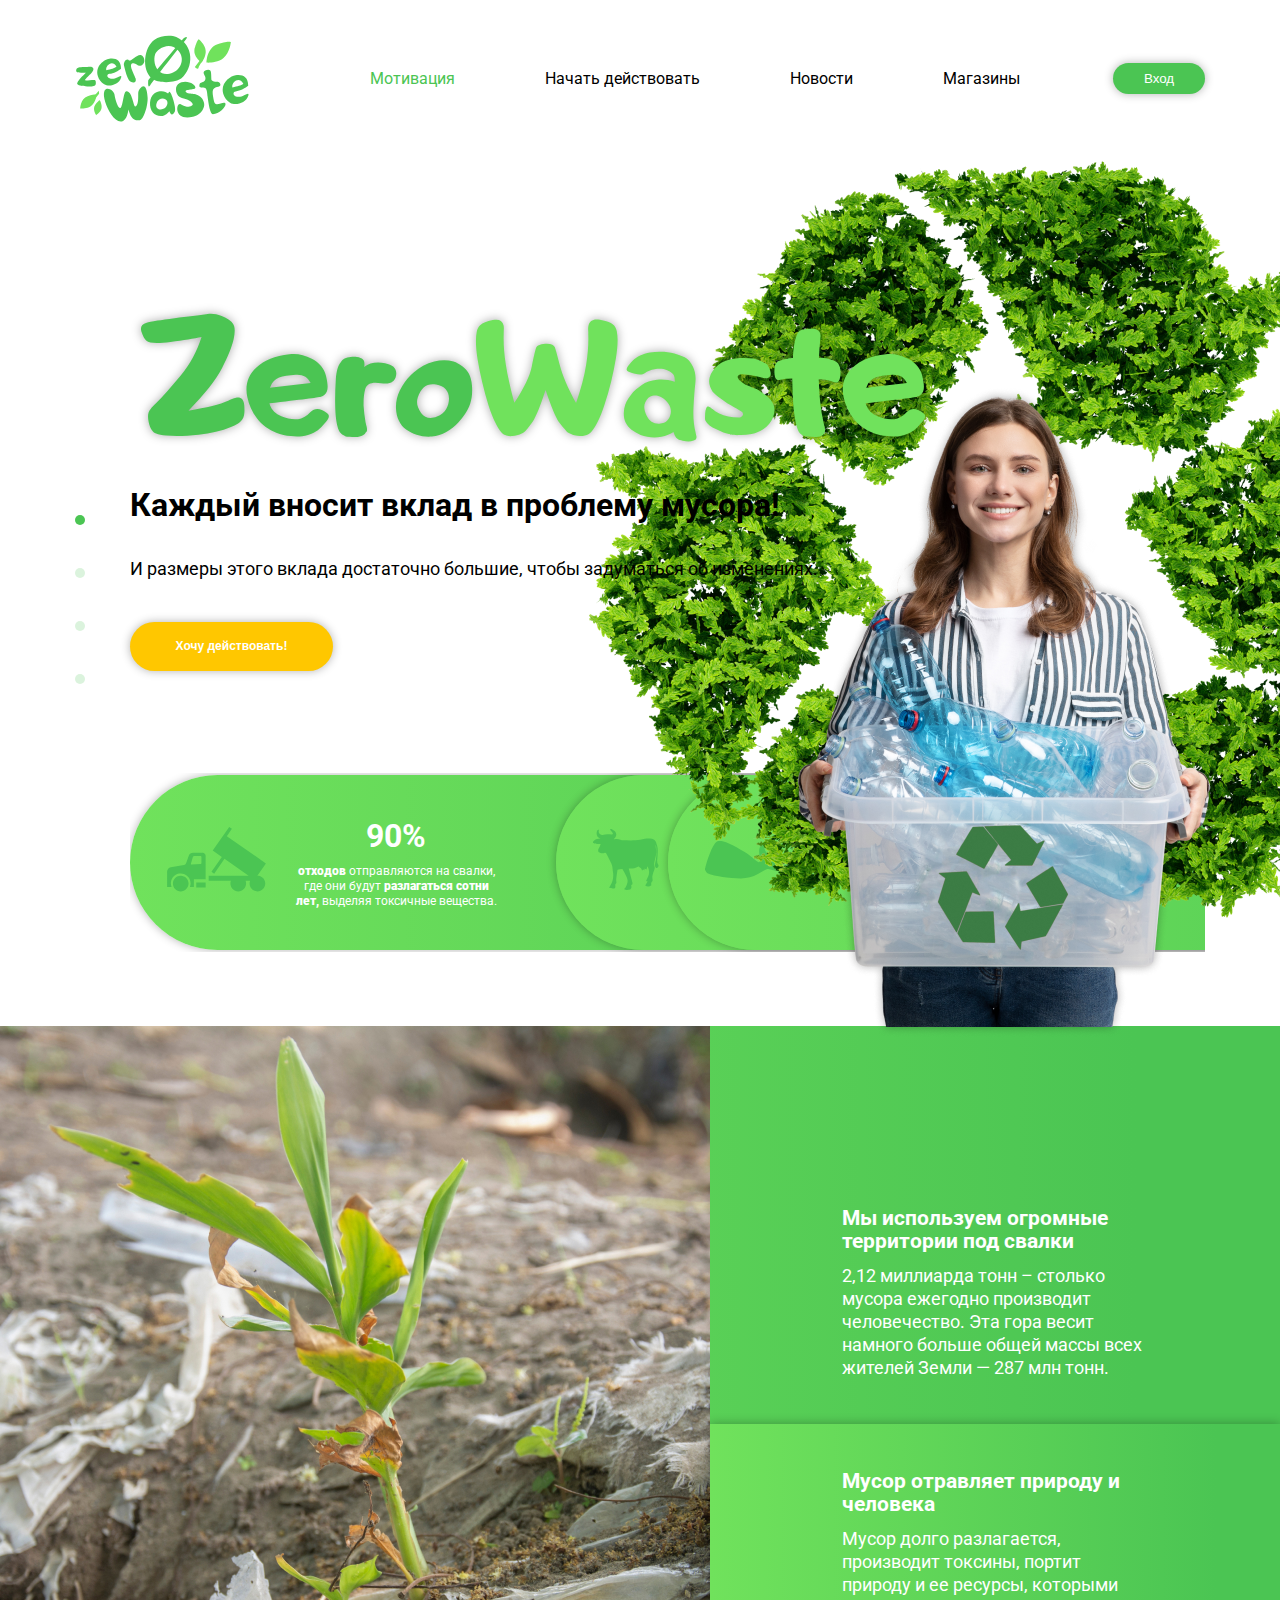
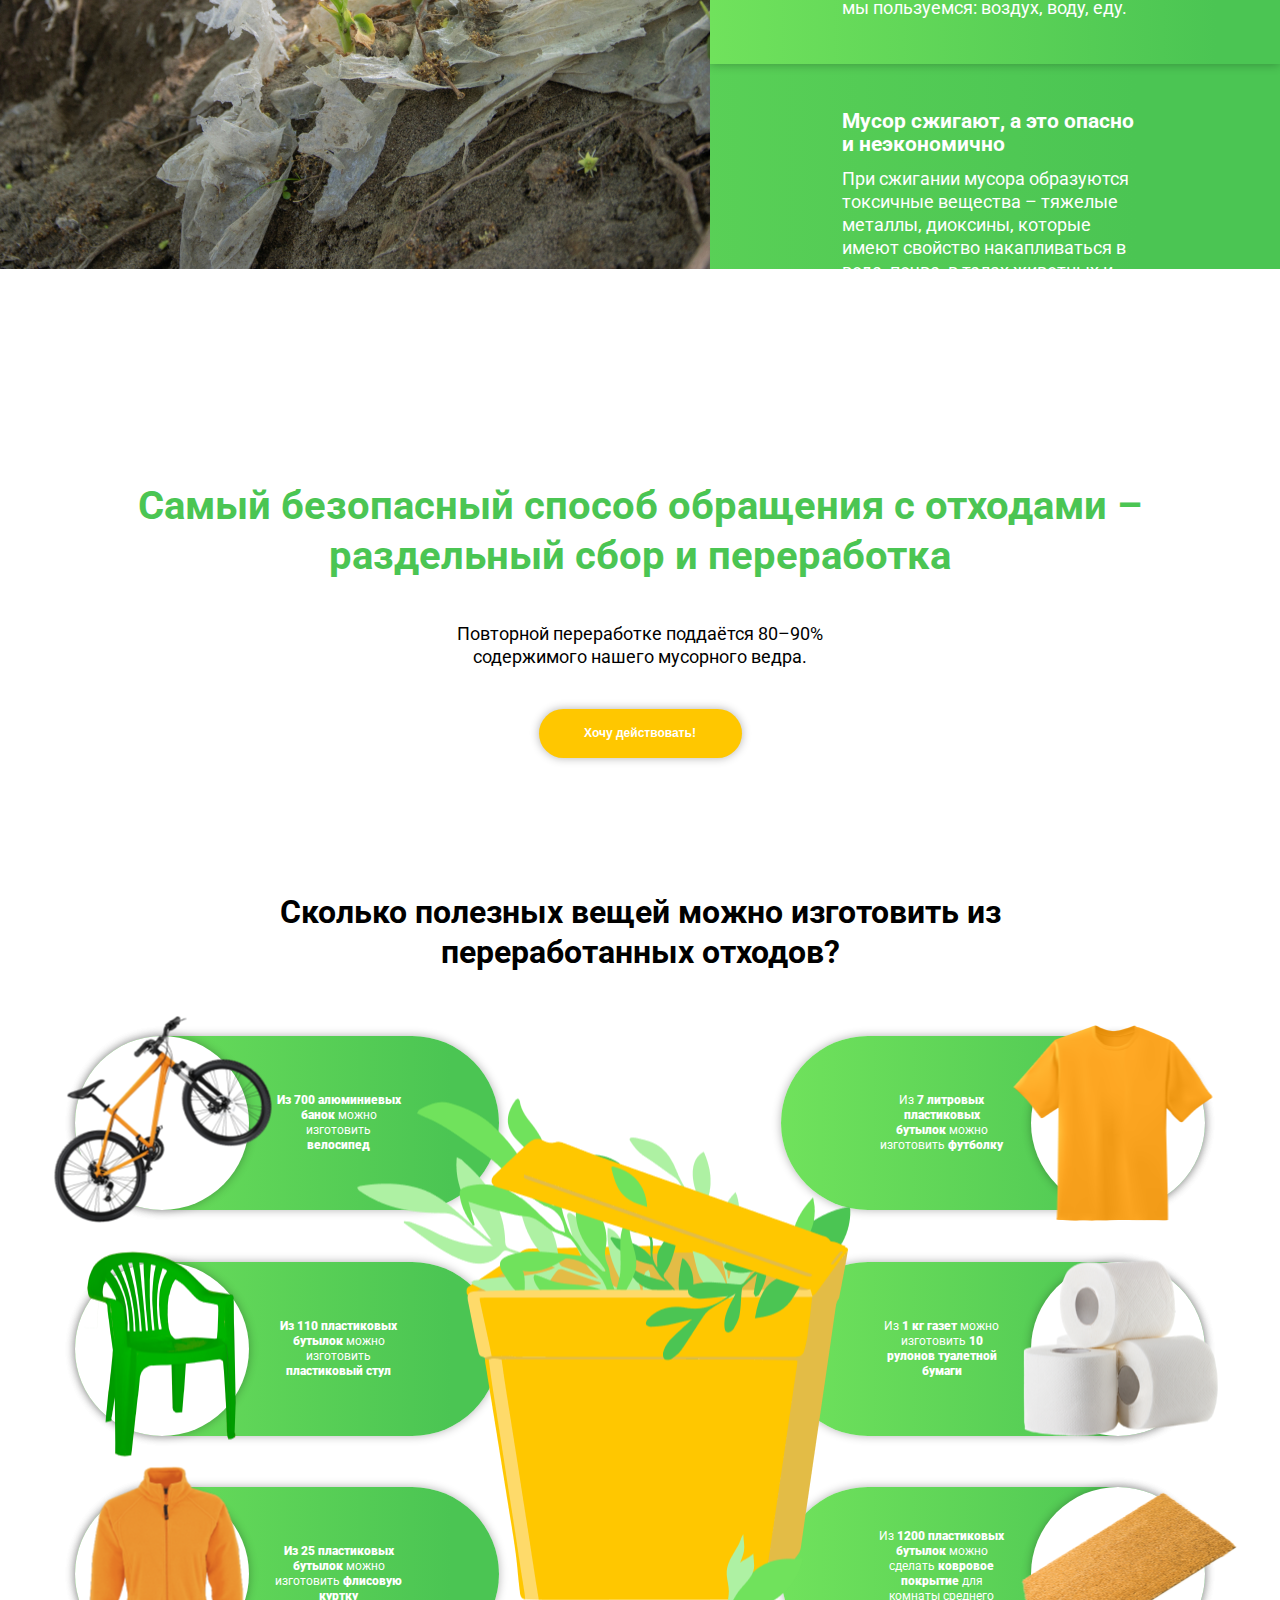
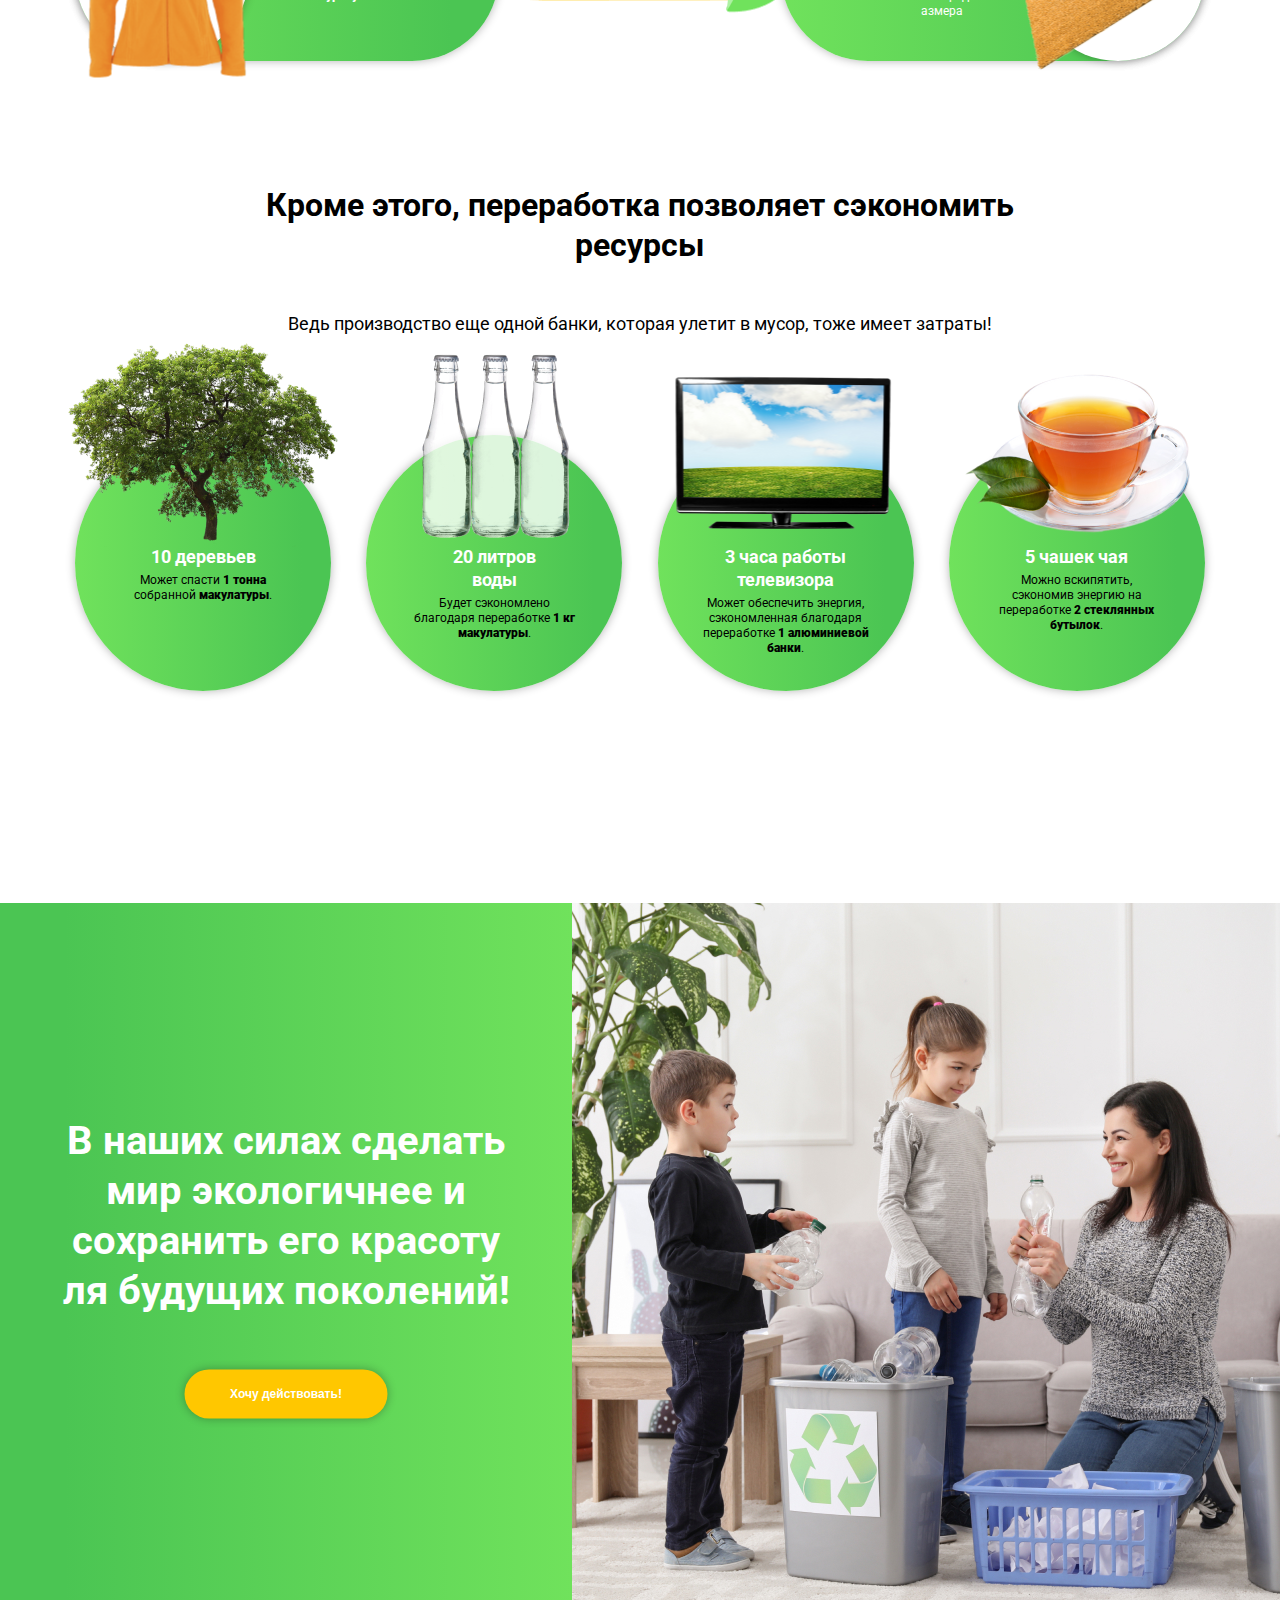
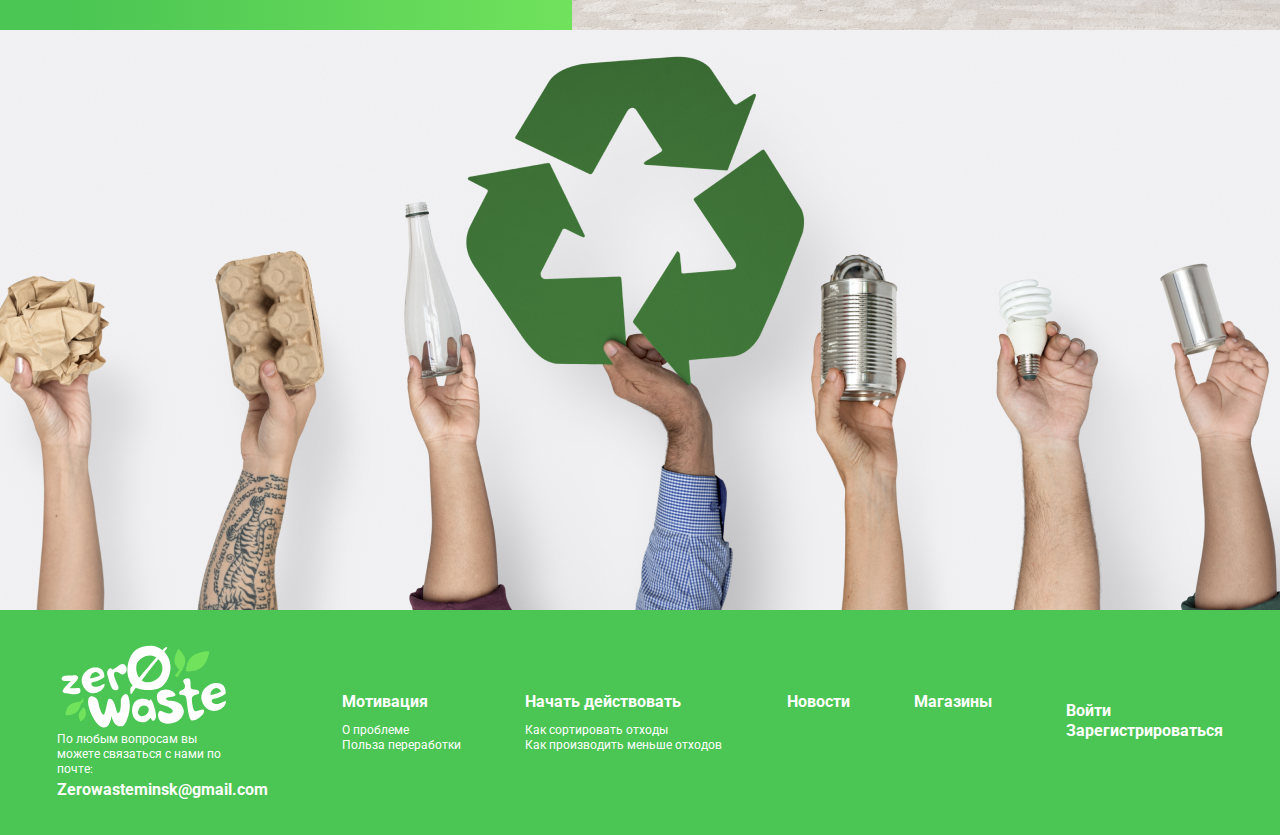
<file: index.html>
<!DOCTYPE html>
<html lang="en">

<head>
  <meta charset="UTF-8">
  <meta http-equiv="X-UA-Compatible" content="IE=edge">
  <meta name="viewport" content="width=device-width, initial-scale=1.0">
  <link rel="preconnect" href="https://fonts.gstatic.com">
  <link href="https://fonts.googleapis.com/css2?family=Roboto:wght@300;400;500;700;900&display=swap" rel="stylesheet">
  <link rel="stylesheet" href="./css/footer.css">
  <link rel="stylesheet" href="./css/header.css">
  <link rel="stylesheet" href="./css/style.css">
  <title>Zero Waste</title>
</head>

<body>
  <header class="header">
    <div class="container">
      <div class="header__inner">
        <div class="header__logo">
          <img src="./assets/logo.svg" alt="">
        </div>
        <nav class="header__nav">
          <ul class="header__nav-list">
            <li class="header__nav-item active"><a href="#">Мотивация</a></li>
            <li class="header__nav-item"><a href="./pages/action/action.html">Начать действовать</a></li>
            <li class="header__nav-item"><a href="./pages/news/news.html">Новости</a></li>
            <li class="header__nav-item"><a href="./pages/shop/shop.html">Магазины</a></li>
          </ul>
        </nav>
        <button class="header__button">Вход</button>
      </div>
    </div>
  </header>
  <section class="intro">
    <div class="container">
      <div class="intro__inner">
        <div class="intro__dots">
          <ul class="intro__dots-list">
            <li class="intro__dots-item active"><a href="#"></a></li>
            <li class="intro__dots-item"><a href="#"></a></li>
            <li class="intro__dots-item"><a href="#"></a></li>
            <li class="intro__dots-item"><a href="#"></a></li>
          </ul>
        </div>
        <div class="intro__content">
          <div class="intro__logo">
            <img src="./assets/logo-large.svg" alt="">
          </div>
          <h2 class="intro__title">Каждый вносит вклад в проблему мусора!</h2>
          <p class="intro__text">И размеры этого вклада достаточно большие,
            чтобы задуматься об изменениях.</p>
          <button class="intro__button">Хочу действовать!</button>
          <div class="intro__slider">
            <div class="intro__slider-item" data-pos="1">
              <div class="intro__slider-item__logo">
                <img src="./assets/car.svg" alt="">
              </div>
              <div class="intro__slider-item__content">
                <h3 class="intro__slider-item__number">90%</h3>
                <p class="intro__slider-item__text"><span>отходов</span> отправляются на свалки,
                  где они будут <span>разлагаться сотни лет,</span>
                  выделяя токсичные вещества.</p>
              </div>
            </div>
            <div class="intro__slider-item" data-pos="2">
              <div class="intro__slider-item__logo">
                <img src="./assets/bull.svg" alt="">
              </div>
              <div class="intro__slider-item__content hidden">
                <h3 class="intro__slider-item__number">500 кг</h3>
                <p class="intro__slider-item__text">отходов производит
                  <span>1 человек за 1 год жизни.</span>
                  Это равно весу 1 коровы.
                </p>
              </div>
            </div>
            <div class="intro__slider-item " data-pos="3">
              <div class="intro__slider-item__logo">
                <img src="./assets/fish.svg" alt="">
              </div>
              <div class="intro__slider-item__content hidden">
                <h3 class="intro__slider-item__number">35 тонн</h3>
                <p class="intro__slider-item__text">отходов производит
                  <span>1 человек за 70 лет жизни.</span>
                  Это равно весу серого кита.
                </p>
              </div>
            </div>
          </div>
        </div>
      </div>
    </div>
  </section>
  <section class="about">
    <div class="about__image">
      <img src="./assets/about2.jpg" alt="">
    </div>
    <div class="about__menu">
      <div class="about__menu-item" data-pos="1">
        <h3 class="about__menu-item__title">Мы используем огромные
          территории под свалки</h3>
        <p class="about__menu-item__text">2,12 миллиарда тонн – столько мусора
          ежегодно производит человечество.
          Эта гора весит намного больше общей
          массы всех жителей Земли — 287 млн тонн.</p>
      </div>
      <div class="about__menu-item active" data-pos="2">
        <h3 class="about__menu-item__title">Мусор отравляет природу и человека</h3>
        <p class="about__menu-item__text">Мусор долго разлагается, производит
          токсины, портит природу и ее ресурсы, которыми мы пользуемся: воздух, воду, еду.</p>
      </div>
      <div class="about__menu-item" data-pos="3">
        <h3 class="about__menu-item__title">Мусор сжигают, а это опасно и неэкономично</h3>
        <p class="about__menu-item__text">При сжигании мусора образуются токсичные вещества – тяжелые металлы, диоксины,
          которые имеют свойство накапливаться
          в воде, почве, в телах животных и человека.
          Они вызывают серьёзные заболевания.</p>
      </div>
    </div>
  </section>
  <section class="recycling">
    <div class="container">
      <div class="recycling__inner">
        <h2 class="recycling__title">Самый безопасный способ обращения с отходами –
          раздельный сбор и переработка</h2>
        <p class="recycling__text">Повторной переработке поддаётся
          80–90% содержимого нашего мусорного ведра.</p>
        <button class="recycling__button action-btn">Хочу действовать!</button>
        <h3 class="recycling__subtitle">Сколько полезных вещей
          можно изготовить из переработанных отходов?</h3>
        <div class="recycling__box">
          <div class="recycling__box-left">
            <div class="recycling__box-item">
              <div class="recycling__box-item__logo">
                <img src="./assets/bicycle.png" alt="">
              </div>
              <p class="recycling__box-item__text">
                <span>Из 700 алюминиевых
                  банок</span> можно
                изготовить
                <span>велосипед</span>
              </p>
            </div>
            <div class="recycling__box-item">
              <div class="recycling__box-item__logo">
                <img src="./assets/chair.png" alt="">
              </div>
              <p class="recycling__box-item__text">
                <span>Из 110 пластиковых
                  бутылок</span> можно
                изготовить
                <span>пластиковый стул</span>
              </p>
            </div>
            <div class="recycling__box-item">
              <div class="recycling__box-item__logo">
                <img src="./assets/jacket.png" alt="">
              </div>
              <p class="recycling__box-item__text">
                <span>Из 25 пластиковых
                  бутылок</span> можно
                изготовить
                <span>флисовую куртку</span>
              </p>
            </div>
          </div>
          <div class="recycling__box-right">
            <div class="recycling__box-item">
              <div class="recycling__box-item__logo">
                <img src="./assets/shirt.png" alt="">
              </div>
              <p class="recycling__box-item__text">
                Из <span>7 литровых
                  пластиковых бутылок</span>
                можно изготовить
                <span>футболку</span>
              </p>
            </div>
            <div class="recycling__box-item">
              <div class="recycling__box-item__logo">
                <img src="./assets/paper.png" alt="">
              </div>
              <p class="recycling__box-item__text">
                Из <span>1 кг газет</span>
                можно изготовить
                <span>10 рулонов
                  туалетной бумаги</span>
              </p>
            </div>
            <div class="recycling__box-item">
              <div class="recycling__box-item__logo">
                <img src="./assets/carpet.png" alt="">
              </div>
              <p class="recycling__box-item__text">
                Из <span>1200 пластиковых
                  бутылок</span> можно сделать
                <span>ковровое покрытие</span>
                для комнаты среднего
                азмера
              </p>
            </div>
          </div>
        </div>
        <h3 class="recycling__subtitle lower">Кроме этого, переработка
          позволяет сэкономить ресурсы</h3>
        <p class="recycling__text lower">Ведь производство еще одной банки, которая улетит в мусор, тоже имеет затраты!
        </p>
        <div class="recycling__resources">
          <div class="recycling__resources-item">
            <div class="recycling__resources-item__logo">
              <img src="./assets/tree.png" alt="">
            </div>
            <h4 class="recycling__resources-item__title">10 деревьев</h4>
            <p class="recycling__resources-item__text">Может спасти
              <span>1 тонна</span> собранной
              <span>макулатуры</span>.
            </p>
          </div>
          <div class="recycling__resources-item">
            <div class="recycling__resources-item__logo">
              <img src="./assets/bottles3.png" alt="">
            </div>
            <h4 class="recycling__resources-item__title">20 литров воды</h4>
            <p class="recycling__resources-item__text">Будет сэкономлено
              благодаря переработке
              <span>1 кг макулатуры</span>.
            </p>
          </div>
          <div class="recycling__resources-item">
            <div class="recycling__resources-item__logo">
              <img src="./assets/tv.png" alt="">
            </div>
            <h4 class="recycling__resources-item__title">3 часа работы
              телевизора</h4>
            <p class="recycling__resources-item__text">Может обеспечить энергия,
              сэкономленная благодаря
              переработке <span>1 алюминиевой
                банки</span>.
            </p>
          </div>
          <div class="recycling__resources-item">
            <div class="recycling__resources-item__logo">
              <img src="./assets/tea.png" alt="">
            </div>
            <h4 class="recycling__resources-item__title">5 чашек чая</h4>
            <p class="recycling__resources-item__text">Можно вскипятить,
              сэкономив энергию
              на переработке
              <span>2 стеклянных
                бутылок</span>.
            </p>
          </div>
        </div>
      </div>
    </div>
  </section>
  <section class="power">
    <div class="power__content">
      <div class="power__content-box">
        <p class="power__text">В наших силах сделать
          мир экологичнее и
          сохранить его красоту
          ля будущих поколений!</p>
        <button class="power__button action-btn">Хочу действовать!</button>
      </div>
    </div>
    <div class="power__image">
      <img src="./assets/kids.jpg" alt="">
    </div>
  </section>
  <script src="./js/index.js"></script>
  <section class="symbol" style="background-image: url('./assets/hands.jpg');"></section>
  <footer class="footer">
    <div class="footer__inner">
      <div class="footer__logo">
        <img src="./assets/footer-logo.svg" alt="">
        <p class="footer__logo-text">По любым вопросам вы можете
          связаться с нами по почте:</p>
        <a href="Zerowasteminsk@gmail.com" class="footer__logo-link">Zerowasteminsk@gmail.com</a>
      </div>
      <nav class="footer__nav">
        <ul class="footer__nav-list">
          <li class="footer__nav-item">
            <a href="#" class="footer__nav-item__main">Мотивация</a>
            <a href="#" class="footer__nav-item__link">О проблеме</a>
            <a href="#" class="footer__nav-item__link">Польза переработки</a>
          </li>
          <li class="footer__nav-item">
            <a href="./pages/action/action.html" class="footer__nav-item__main">Начать действовать</a>
            <a href="#" class="footer__nav-item__link">Как сортировать отходы</a>
            <a href="#" class="footer__nav-item__link">Как производить меньше отходов</a>
          </li>
          <li class="footer__nav-item">
            <a href="./pages/news/news.html" class="footer__nav-item__main">Новости</a>
          </li>
          <li class="footer__nav-item">
            <a href="./pages/shop/shop.html" class="footer__nav-item__main">Магазины</a>
          </li>
        </ul>
      </nav>
      <div class="footer__buttons">
        <a href="#" class="footer__buttons-item">Войти</a>
        <a href="#" class="footer__buttons-item">Зарегистрироваться</a>
      </div>
    </div>
  </footer>
</body>

</html>
</file>
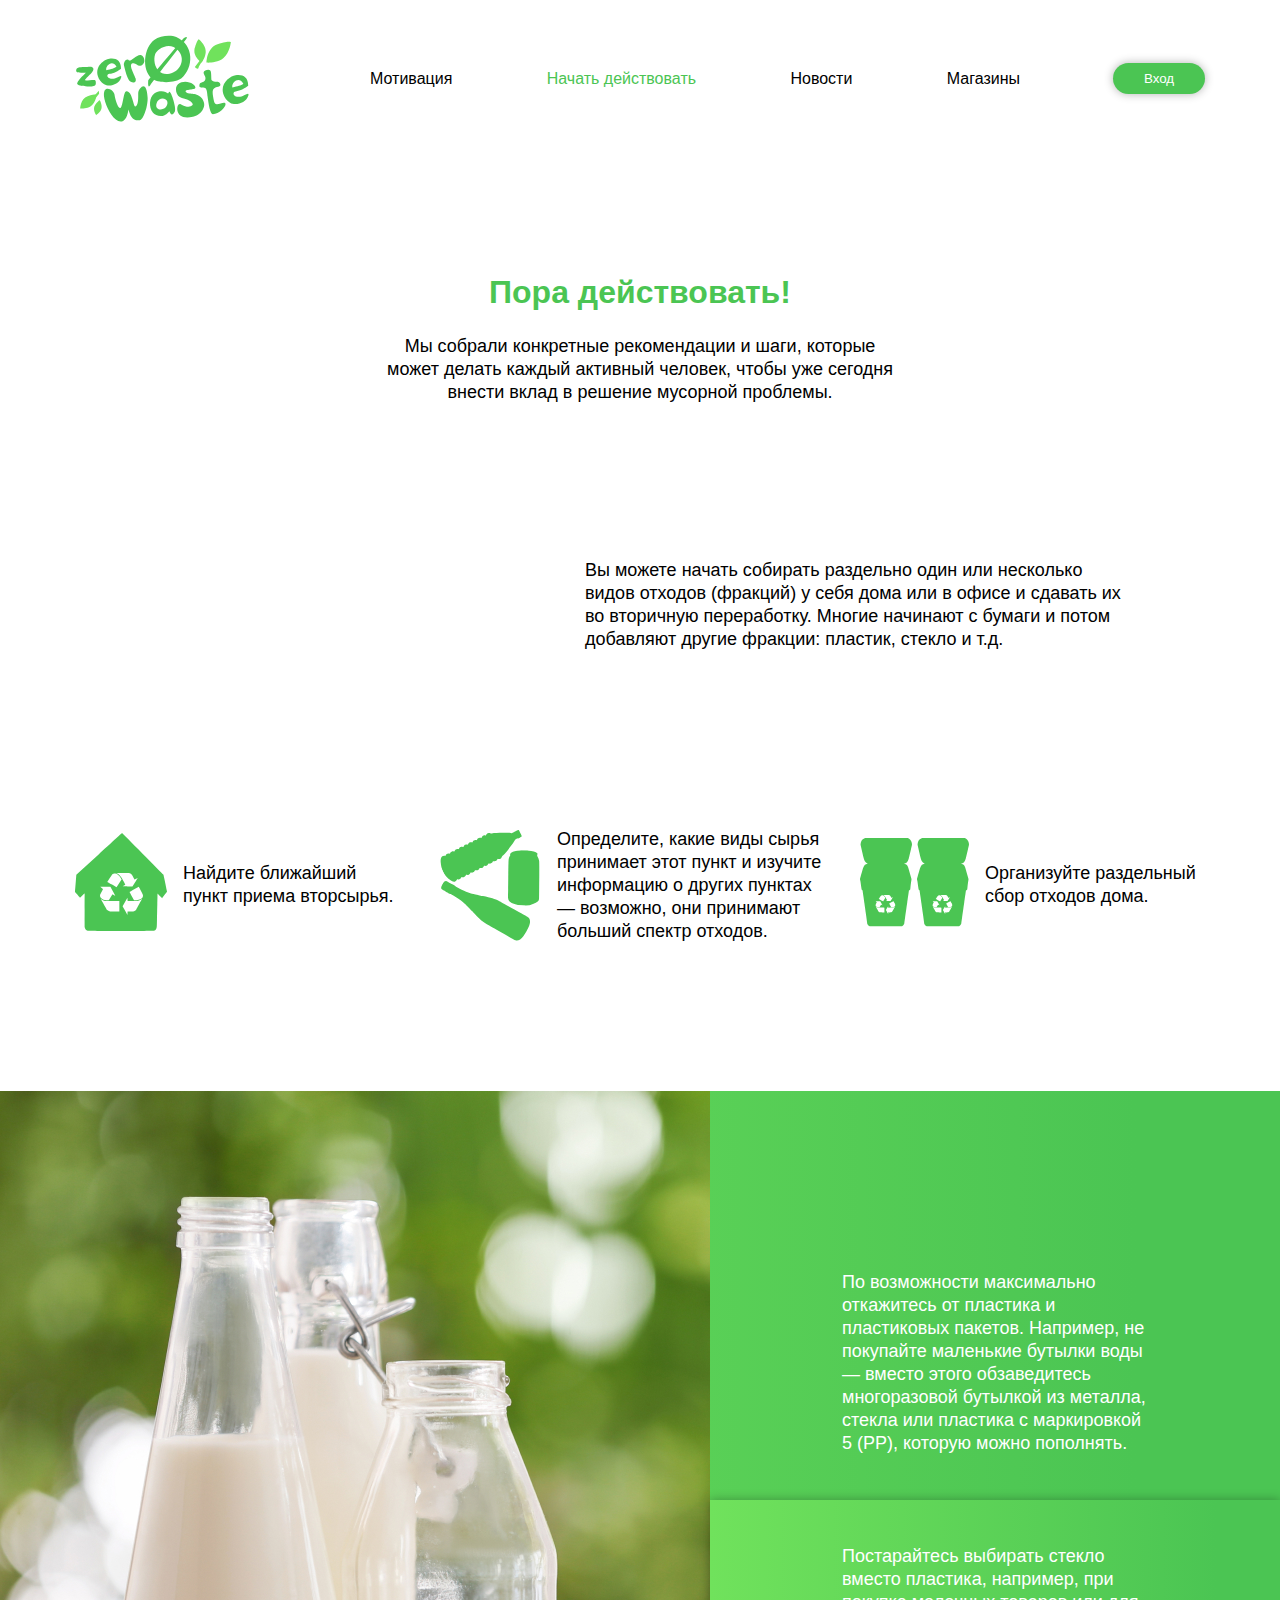
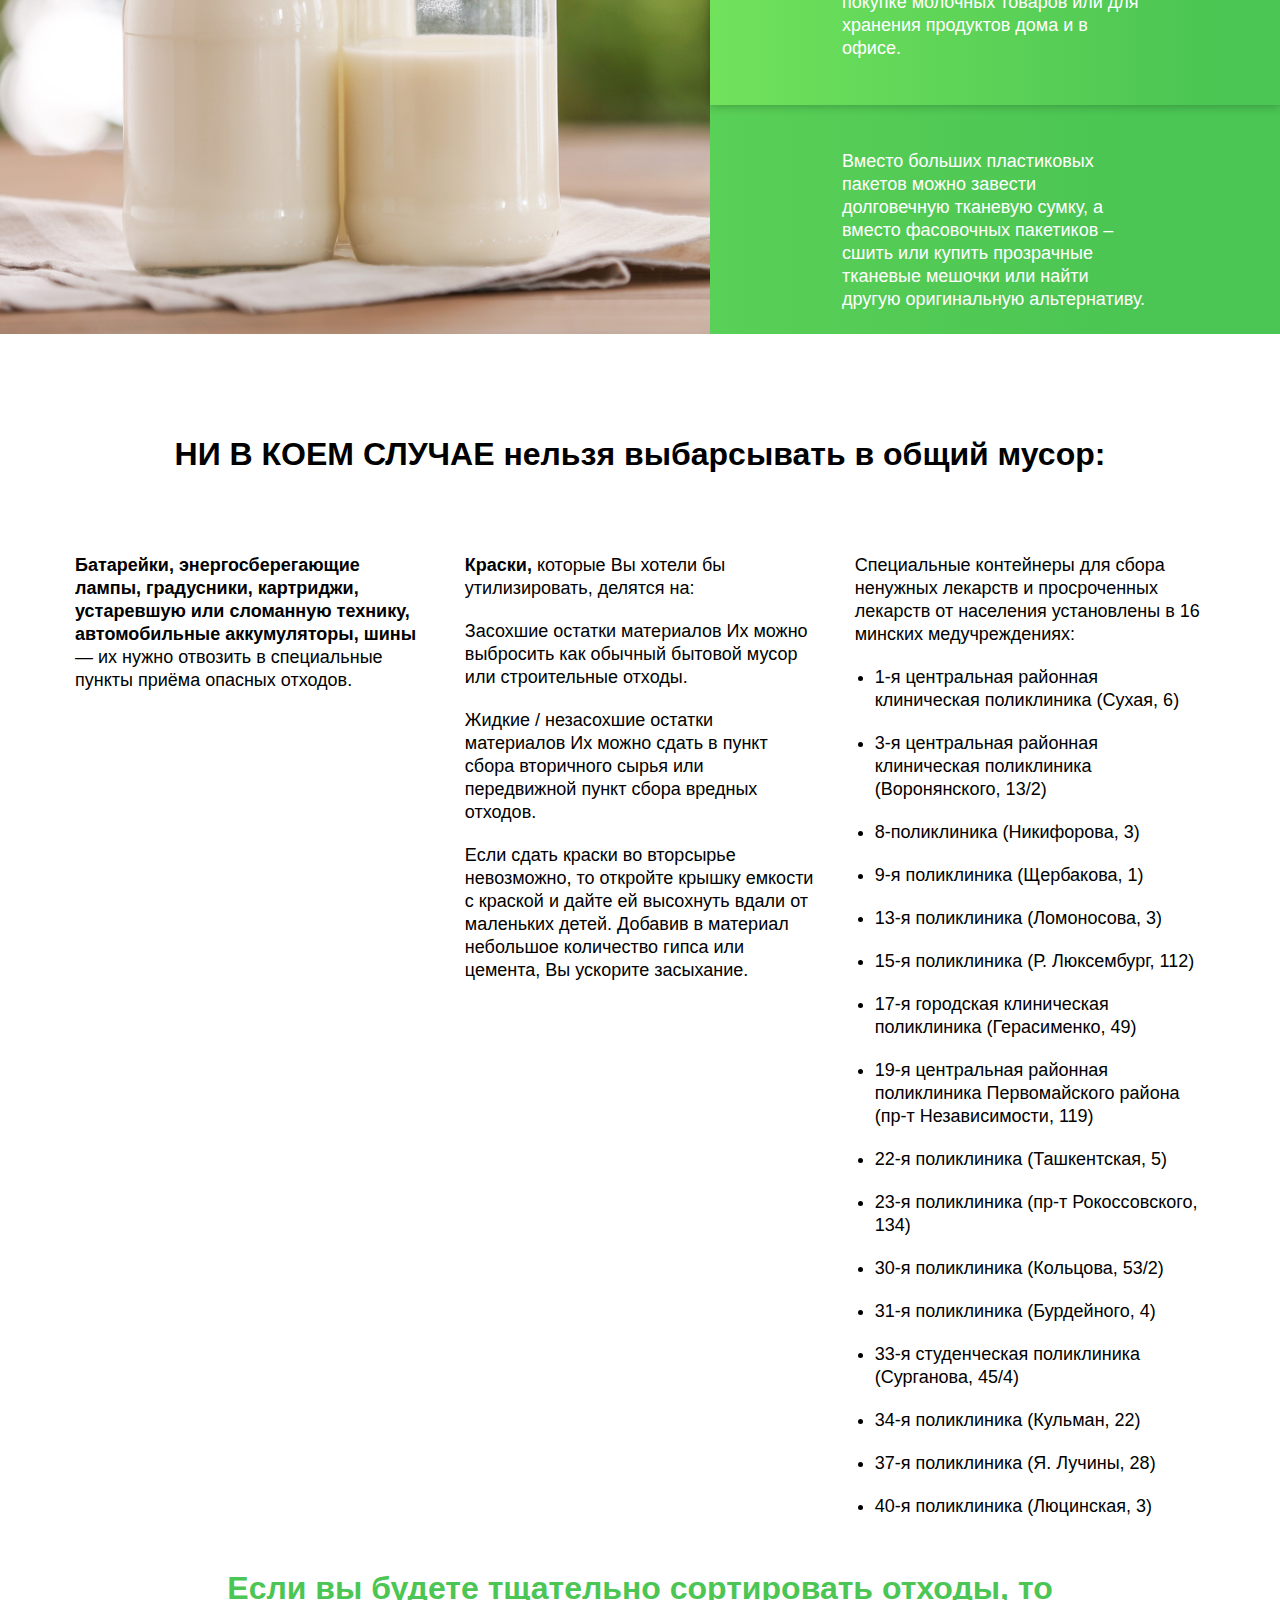
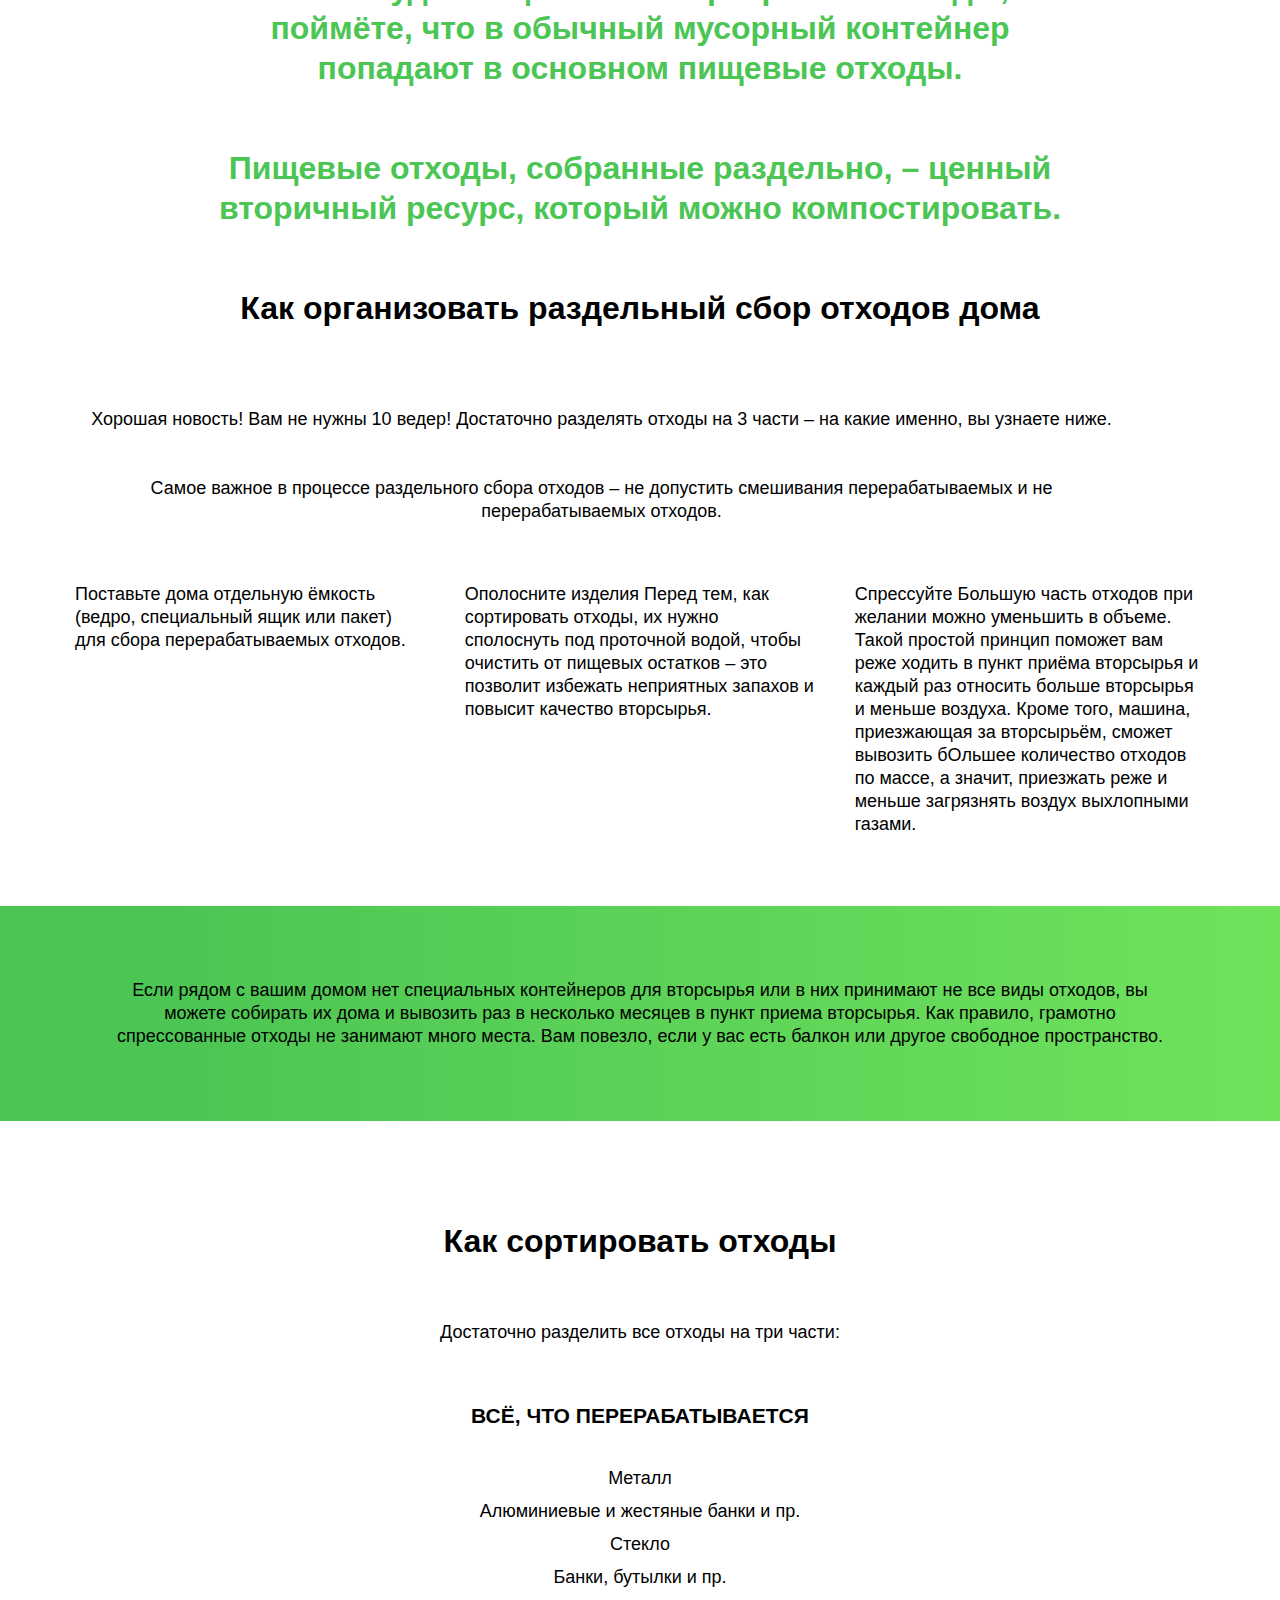
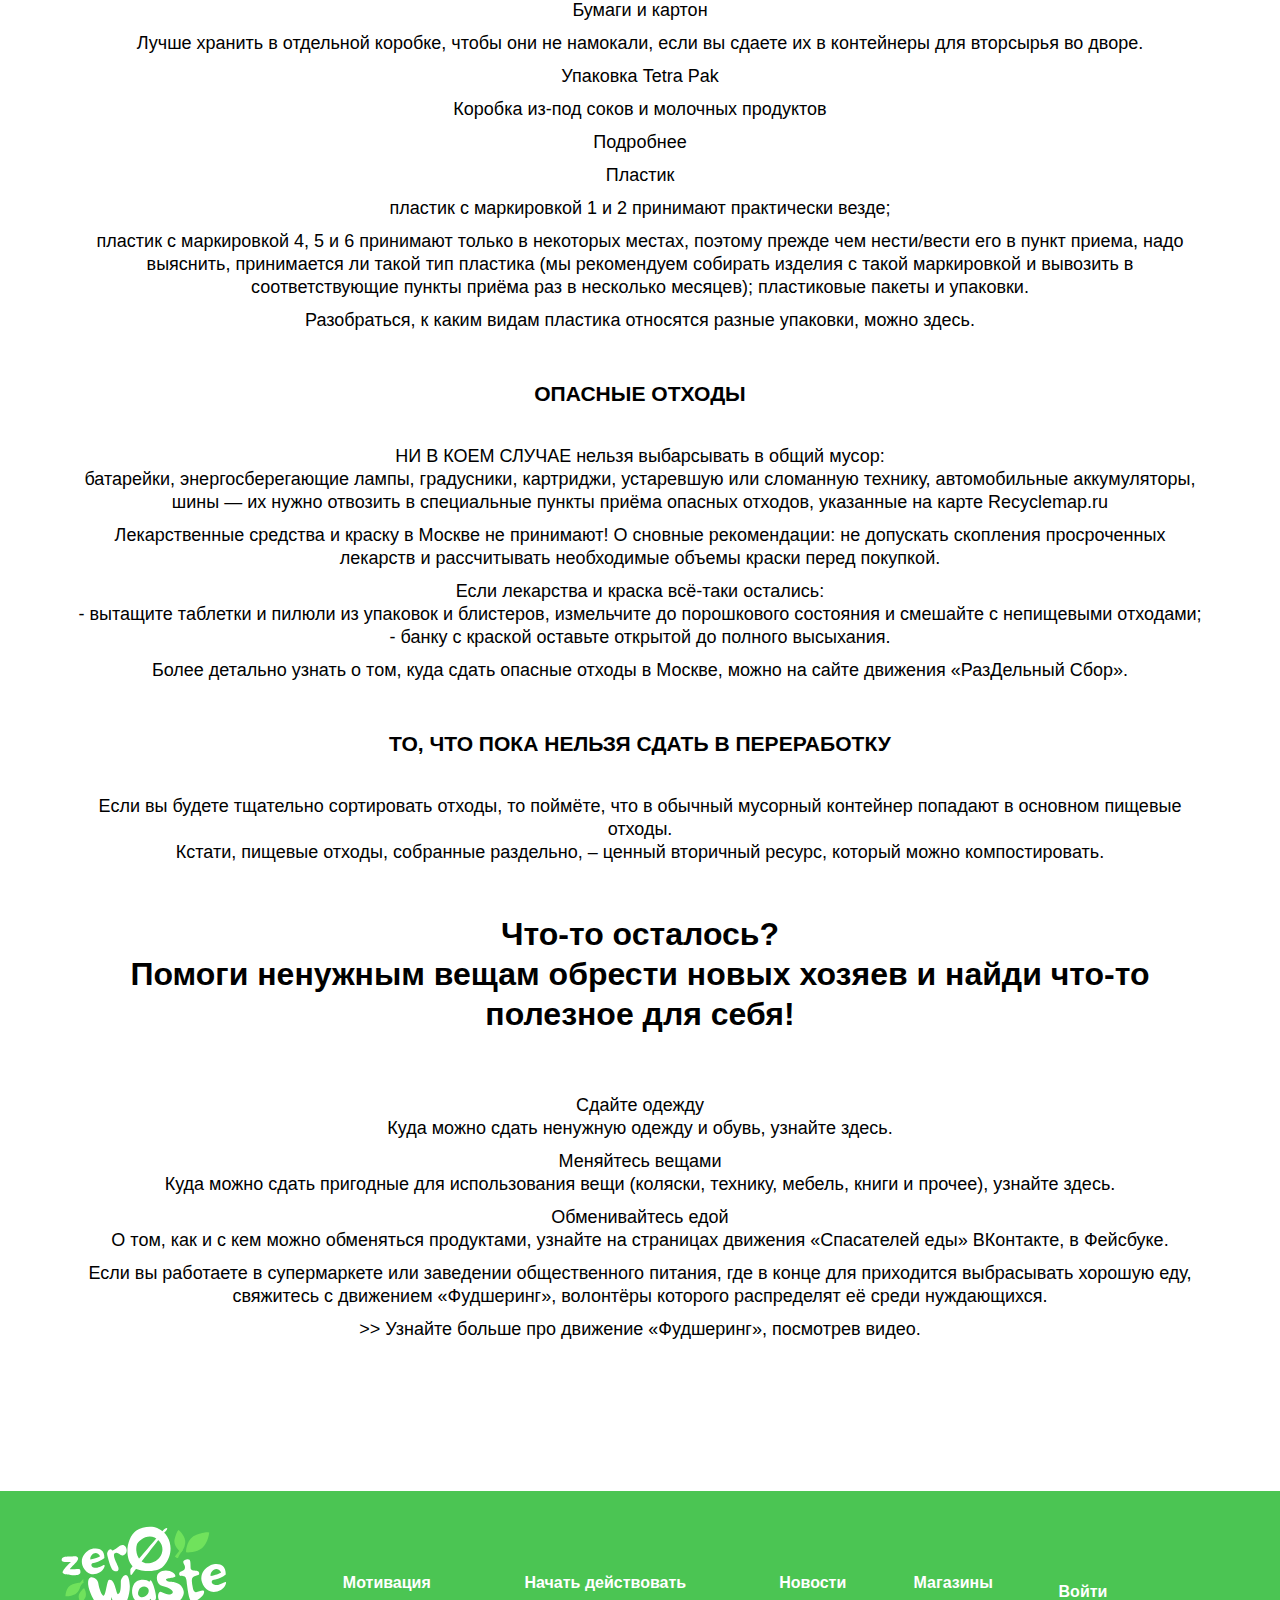
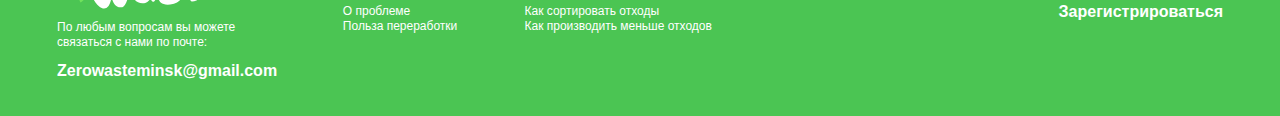
<file: pages/action/action.html>
<!DOCTYPE html>
<html lang="en">

<head>
  <meta charset="UTF-8">
  <meta http-equiv="X-UA-Compatible" content="IE=edge">
  <meta name="viewport" content="width=device-width, initial-scale=1.0">
  <link rel="stylesheet" href="../../css/header.css">
  <link rel="stylesheet" href="../../css/footer.css">
  <link rel="stylesheet" href="./css/action.css">
  <title>Начать действовать</title>
</head>

<body>
  <header class="header">
    <div class="container">
      <div class="header__inner">
        <div class="header__logo">
          <img src="../../assets/logo.svg" alt="">
        </div>
        <nav class="header__nav">
          <ul class="header__nav-list">
            <li class="header__nav-item"><a href="../../index.html">Мотивация</a></li>
            <li class="header__nav-item active"><a href="#">Начать действовать</a></li>
            <li class="header__nav-item"><a href="../news/news.html">Новости</a></li>
            <li class="header__nav-item"><a href="../shop/shop.html">Магазины</a></li>
          </ul>
        </nav>
        <button class="header__button">Вход</button>
      </div>
    </div>
  </header>
  <section class="intro">
    <div class="container">
      <div class="intro__inner">
        <h1 class="intro__title">Пора действовать!</h1>
        <p class="intro__subtitle">Мы собрали конкретные рекомендации и шаги,
          которые может делать каждый активный человек, чтобы
          уже сегодня внести вклад в решение мусорной проблемы.</p>
        <p class="intro__text">Вы можете начать собирать раздельно один или несколько видов отходов (фракций) у себя
          дома или в офисе и сдавать их во вторичную переработку. Многие начинают с бумаги и потом добавляют другие
          фракции: пластик, стекло и т.д.</p>
        <div class="intro__content">
          <div class="intro__content-item">
            <div class="intro__content-item__logo">
              <img src="../../assets/house.svg" alt="">
            </div>
            <p class="intro__content-item__text">Найдите ближайший
              пункт приема вторсырья.</p>
          </div>
          <div class="intro__content-item">
            <div class="intro__content-item__logo">
              <img src="../../assets/plastic.svg" alt="">
            </div>
            <p class="intro__content-item__text">Определите, какие виды
              сырья принимает этот пункт и изучите информацию о других пунктах — возможно, они принимают больший спектр
              отходов.</p>
          </div>
          <div class="intro__content-item">
            <div class="intro__content-item__logo">
              <img src="../../assets/urns2.svg" alt="">
            </div>
            <p class="intro__content-item__text">Организуйте раздельный
              сбор отходов дома.</p>
          </div>
        </div>
      </div>
    </div>
  </section>
  <section class="about">
    <div class="about__image">
      <img src="../../assets/action2.jpg" alt="">
    </div>
    <div class="about__menu">
      <div class="about__menu-item" data-pos="1">
        <p class="about__menu-item__text">По возможности <span>максимально откажитесь от пластика и пластиковых
            пакетов.</span> Например, не покупайте маленькие бутылки воды — вместо этого обзаведитесь многоразовой
          бутылкой из металла, стекла или пластика с маркировкой 5 (PP), которую можно пополнять.
        </p>
      </div>
      <div class="about__menu-item active" data-pos="2">
        <p class="about__menu-item__text">Постарайтесь выбирать <span>стекло вместо пластика</span>, например, при
          покупке молочных товаров или для хранения продуктов дома и в офисе.</p>
      </div>
      <div class="about__menu-item" data-pos="3">
        <p class="about__menu-item__text">Вместо больших пластиковых пакетов можно <span>завести долговечную тканевую
            сумку</span>, а вместо фасовочных пакетиков – сшить или купить прозрачные <span>тканевые мешочки</span> или
          найти другую оригинальную альтернативу.</p>
      </div>
    </div>
  </section>
  <section class="rules">
    <div class="container">
      <div class="rules__inner">
        <h2 class="rules__title">НИ В КОЕМ СЛУЧАЕ нельзя выбарсывать в общий мусор:</h2>
        <div class="rules__content">
          <div class="rules__item">
            <p class="rules__item-text"><span>Батарейки, энергосберегающие лампы, градусники, картриджи, устаревшую или
                сломанную технику, автомобильные аккумуляторы, шины</span> — их нужно отвозить в специальные пункты
              приёма опасных отходов.</p>
          </div>
          <div class="rules__item">
            <p class="rules__item-text"><span>Краски,</span> которые Вы хотели бы утилизировать, делятся на:</p>
            <ul class="rules__item-list">
              <li>
                <p>Засохшие остатки материалов Их можно выбросить как обычный бытовой мусор или строительные отходы.</p>
              </li>
              <li>
                <p>Жидкие / незасохшие остатки материалов Их можно сдать в пункт сбора вторичного сырья или передвижной
                  пункт сбора вредных отходов.</p>
              </li>
              <li>
                <p>Если сдать краски во вторсырье невозможно, то откройте крышку емкости с краской и дайте ей высохнуть
                  вдали от маленьких детей. Добавив в материал небольшое количество гипса или цемента, Вы ускорите
                  засыхание.</p>
              </li>
            </ul>
          </div>
          <div class="rules__item">
            <p class="rules__item-text">Специальные контейнеры для сбора ненужных лекарств и просроченных лекарств от
              населения установлены в 16 минских медучреждениях:</p>
            <ul class="rules__item-list marked">
              <li>
                <p>1-я центральная районная клиническая поликлиника (Сухая, 6)</p>
              </li>
              <li>
                <p>3-я центральная районная клиническая поликлиника (Воронянского, 13/2)</p>
              </li>
              <li>
                <p>8-поликлиника (Никифорова, 3)</p>
              </li>
              <li>
                <p>9-я поликлиника (Щербакова, 1)</p>
              </li>
              <li>
                <p>
                  13-я поликлиника (Ломоносова, 3)
                </p>
              </li>
              <li>
                <p>
                  15-я поликлиника (Р. Люксембург, 112)
                </p>
              </li>
              <li>
                <p>
                  17-я городская клиническая поликлиника (Герасименко, 49)
                </p>
              </li>
              <li>
                <p>
                  19-я центральная районная поликлиника
                  Первомайского района (пр-т Независимости, 119)
                </p>
              </li>
              <li>
                <p>
                  22-я поликлиника (Ташкентская, 5)
                </p>
              </li>
              <li>
                <p>
                  23-я поликлиника (пр-т
                  Рокоссовского, 134)
                </p>
              </li>
              <li>
                <p>
                  30-я поликлиника (Кольцова, 53/2)
                </p>
              </li>
              <li>
                <p>
                  31-я поликлиника (Бурдейного, 4)
                </p>
              </li>
              <li>
                <p>
                  33-я студенческая
                  поликлиника (Сурганова, 45/4)
                </p>
              </li>
              <li>
                <p>
                  34-я поликлиника (Кульман, 22)
                </p>
              </li>
              <li>
                <p>
                  37-я поликлиника (Я. Лучины, 28)
                </p>
              </li>
              <li>
                <p>
                  40-я
                  поликлиника (Люцинская, 3)
                </p>
              </li>
            </ul>
          </div>
        </div>
        <h3 class="rules__subtitle">Если вы будете тщательно сортировать отходы, то поймёте, что в обычный мусорный
          контейнер попадают в основном пищевые отходы.</h3>
        <h3 class="rules__subtitle">Пищевые отходы, собранные раздельно, – ценный вторичный ресурс, который можно
          компостировать.</h3>
        <h2 class="rules__title">Как организовать раздельный сбор отходов дома</h2>
        <p class="rules__text">
          <span>Хорошая новость! Вам не нужны 10 ведер!
            Достаточно разделять отходы на 3 части – на какие именно, вы узнаете ниже.</span>
          <span>Самое важное в процессе раздельного сбора отходов – не допустить смешивания перерабатываемых и не
            перерабатываемых отходов.</span>
        </p>
        <div class="rules__content">
          <div class="rules__item">
            <p class="rules__item-text">Поставьте дома отдельную ёмкость
              (ведро, специальный ящик или пакет) для сбора
              перерабатываемых отходов.</p>
          </div>
          <div class="rules__item">
            <p class="rules__item-text">Ополосните изделия
              Перед тем, как сортировать отходы, их нужно сполоснуть под проточной водой, чтобы очистить от пищевых
              остатков – это позволит избежать неприятных запахов и повысит качество вторсырья.</p>
          </div>
          <div class="rules__item">
            <p class="rules__item-text">Спрессуйте
              Большую часть отходов при желании можно уменьшить в объеме.
              Такой простой принцип поможет вам реже ходить в пункт приёма вторсырья и каждый раз относить больше
              вторсырья и меньше воздуха.
              Кроме того, машина, приезжающая за вторсырьём, сможет вывозить бОльшее количество отходов по массе, а
              значит, приезжать реже и меньше загрязнять воздух выхлопными газами.</p>
          </div>
        </div>
      </div>
    </div>
    <div class="rules__footer">
      <p class="rules__footer-text">Если рядом с вашим домом нет специальных контейнеров для вторсырья или в них
        принимают не все виды отходов, вы можете собирать их дома и вывозить раз в несколько месяцев в пункт приема
        вторсырья. Как правило, грамотно спрессованные отходы не занимают много места.
        Вам повезло, если у вас есть балкон или другое свободное пространство.</p>
    </div>
  </section>
  <section class="sort">
    <div class="container">
      <div class="sort__inner">
        <h2 class="sort__title">Как сортировать отходы</h2>
        <p class="sort__text">Достаточно разделить все отходы на три части:</p>
        <h3 class="sort__subtitle">ВСЁ, ЧТО ПЕРЕРАБАТЫВАЕТСЯ</h3>
        <ul class="sort__list">
          <li class="sort__list-item">
            <p>Металл</p>
          </li>
          <li class="sort__list-item">
            <p>Алюминиевые и жестяные банки и пр.</p>
          </li>
          <li class="sort__list-item">
            <p>Стекло</p>
          </li>
          <li class="sort__list-item">
            <p>Банки, бутылки и пр.</p>
          </li>
          <li class="sort__list-item">
            <p>Бумаги и картон</p>
          </li>
          <li class="sort__list-item">
            <p>Лучше хранить в отдельной коробке, чтобы они не намокали, если вы сдаете их в контейнеры для вторсырья во
              дворе.</p>
          </li>
          <li class="sort__list-item">
            <p>Упаковка Tetra Pak</p>
          </li>
          <li class="sort__list-item">
            <p>Коробка из-под соков и молочных продуктов</p>
          </li>
          <li class="sort__list-item">
            <a href="#">Подробнее</a>
          </li>
          <li class="sort__list-item">
            <p>Пластик</p>
          </li>
          <li class="sort__list-item">
            <p>пластик с маркировкой 1 и 2 принимают практически везде;</p>
          </li>
          <li class="sort__list-item">
            <p>пластик с маркировкой 4, 5 и 6 принимают только в некоторых местах, поэтому прежде чем нести/вести его в
              пункт приема, надо выяснить, принимается ли такой тип пластика (мы рекомендуем собирать изделия с такой
              маркировкой и вывозить в соответствующие пункты приёма раз в несколько месяцев);
              пластиковые пакеты и упаковки.</p>
          </li>
          <li class="sort__list-item">
            <a href="#">Разобраться, к каким видам пластика относятся разные упаковки, можно здесь.</a>
          </li>
        </ul>
        <h3 class="sort__subtitle">ОПАСНЫЕ ОТХОДЫ</h3>
        <ul class="sort__list">
          <li class="sort__list-item">
            <p>НИ В КОЕМ СЛУЧАЕ нельзя выбарсывать в общий мусор:</p>
            <p>батарейки, энергосберегающие лампы, градусники, картриджи, устаревшую или сломанную технику,
              автомобильные аккумуляторы, шины — их нужно отвозить в специальные пункты приёма опасных отходов,
              указанные на карте Recyclemap.ru</p>
          </li>
          <li class="sort__list-item">
            <p>Лекарственные средства и краску в Москве не принимают! О
              сновные рекомендации: не допускать скопления просроченных лекарств и рассчитывать необходимые объемы
              краски
              перед покупкой.</p>
          </li>
          <li class="sort__list-item">
            <p>Если лекарства и краска всё-таки остались:</p>
            <p>- вытащите таблетки и пилюли из упаковок и блистеров, измельчите до порошкового состояния и смешайте с
              непищевыми отходами;</p>
            <p>- банку с краской оставьте открытой до полного высыхания.</p>
          </li>
          <li class="sort__list-item">
            <a href="#">Более детально узнать о том, куда сдать опасные отходы в Москве, можно на сайте движения
              «РазДельный Сбор».</a>
          </li>
        </ul>
        <h3 class="sort__subtitle">ТО, ЧТО ПОКА НЕЛЬЗЯ СДАТЬ В ПЕРЕРАБОТКУ</h3>
        <ul class="sort__list">
          <li class="sort__list-item">
            <p>Если вы будете тщательно сортировать отходы, то поймёте, что в обычный мусорный контейнер попадают в
              основном пищевые отходы.
            </p>
            <p>Кстати, пищевые отходы, собранные раздельно, – ценный вторичный ресурс, который можно компостировать.</p>
          </li>
        </ul>
        <h2 class="sort__title">
          <p>Что-то осталось?
          </p>
          <p>Помоги ненужным вещам обрести новых хозяев и найди что-то полезное для себя!</p>
        </h2>
        <ul class="sort__list">
          <li class="sort__list-item">
            <p>Сдайте одежду</p>
            <p>Куда можно сдать ненужную одежду и обувь, узнайте здесь.</p>
          </li>
          <li class="sort__list-item">
            <p>Меняйтесь вещами</p>
            <p>Куда можно сдать пригодные для использования вещи (коляски, технику, мебель, книги и прочее), узнайте
              здесь.</p>
          </li>
          <li class="sort__list-item">
            <p>Обменивайтесь едой</p>
            <p>О том, как и с кем можно обменяться продуктами, узнайте на страницах движения «Спасателей еды» ВКонтакте,
              в Фейсбуке.</p>
          </li>
          <li class="sort__list-item">
            <p>Если вы работаете в супермаркете или заведении общественного питания, где в конце для приходится
              выбрасывать хорошую еду, свяжитесь с движением «Фудшеринг», волонтёры которого распределят её среди
              нуждающихся.</p>
          </li>
          <li class="sort__list-item">
            <a href="#">>> Узнайте больше про движение «Фудшеринг», посмотрев видео.</a>
          </li>
        </ul>
      </div>
    </div>
  </section>
  <footer class="footer">
    <div class="footer__inner">
      <div class="footer__logo">
        <img src="../../assets/footer-logo.svg" alt="">
        <p class="footer__logo-text">По любым вопросам вы можете
          связаться с нами по почте:</p>
        <a href="Zerowasteminsk@gmail.com" class="footer__logo-link">Zerowasteminsk@gmail.com</a>
      </div>
      <nav class="footer__nav">
        <ul class="footer__nav-list">
          <li class="footer__nav-item">
            <a href="../../index.html" class="footer__nav-item__main">Мотивация</a>
            <a href="#" class="footer__nav-item__link">О проблеме</a>
            <a href="#" class="footer__nav-item__link">Польза переработки</a>
          </li>
          <li class="footer__nav-item">
            <a href="#" class="footer__nav-item__main">Начать действовать</a>
            <a href="#" class="footer__nav-item__link">Как сортировать отходы</a>
            <a href="#" class="footer__nav-item__link">Как производить меньше отходов</a>
          </li>
          <li class="footer__nav-item">
            <a href="../news/news.html" class="footer__nav-item__main">Новости</a>
          </li>
          <li class="footer__nav-item">
            <a href="../shop/shop.html" class="footer__nav-item__main">Магазины</a>
          </li>
        </ul>
      </nav>
      <div class="footer__buttons">
        <a href="#" class="footer__buttons-item">Войти</a>
        <a href="#" class="footer__buttons-item">Зарегистрироваться</a>
      </div>
    </div>
  </footer>
  <script src="./js/action.js"></script>
</body>

</html>
</file>
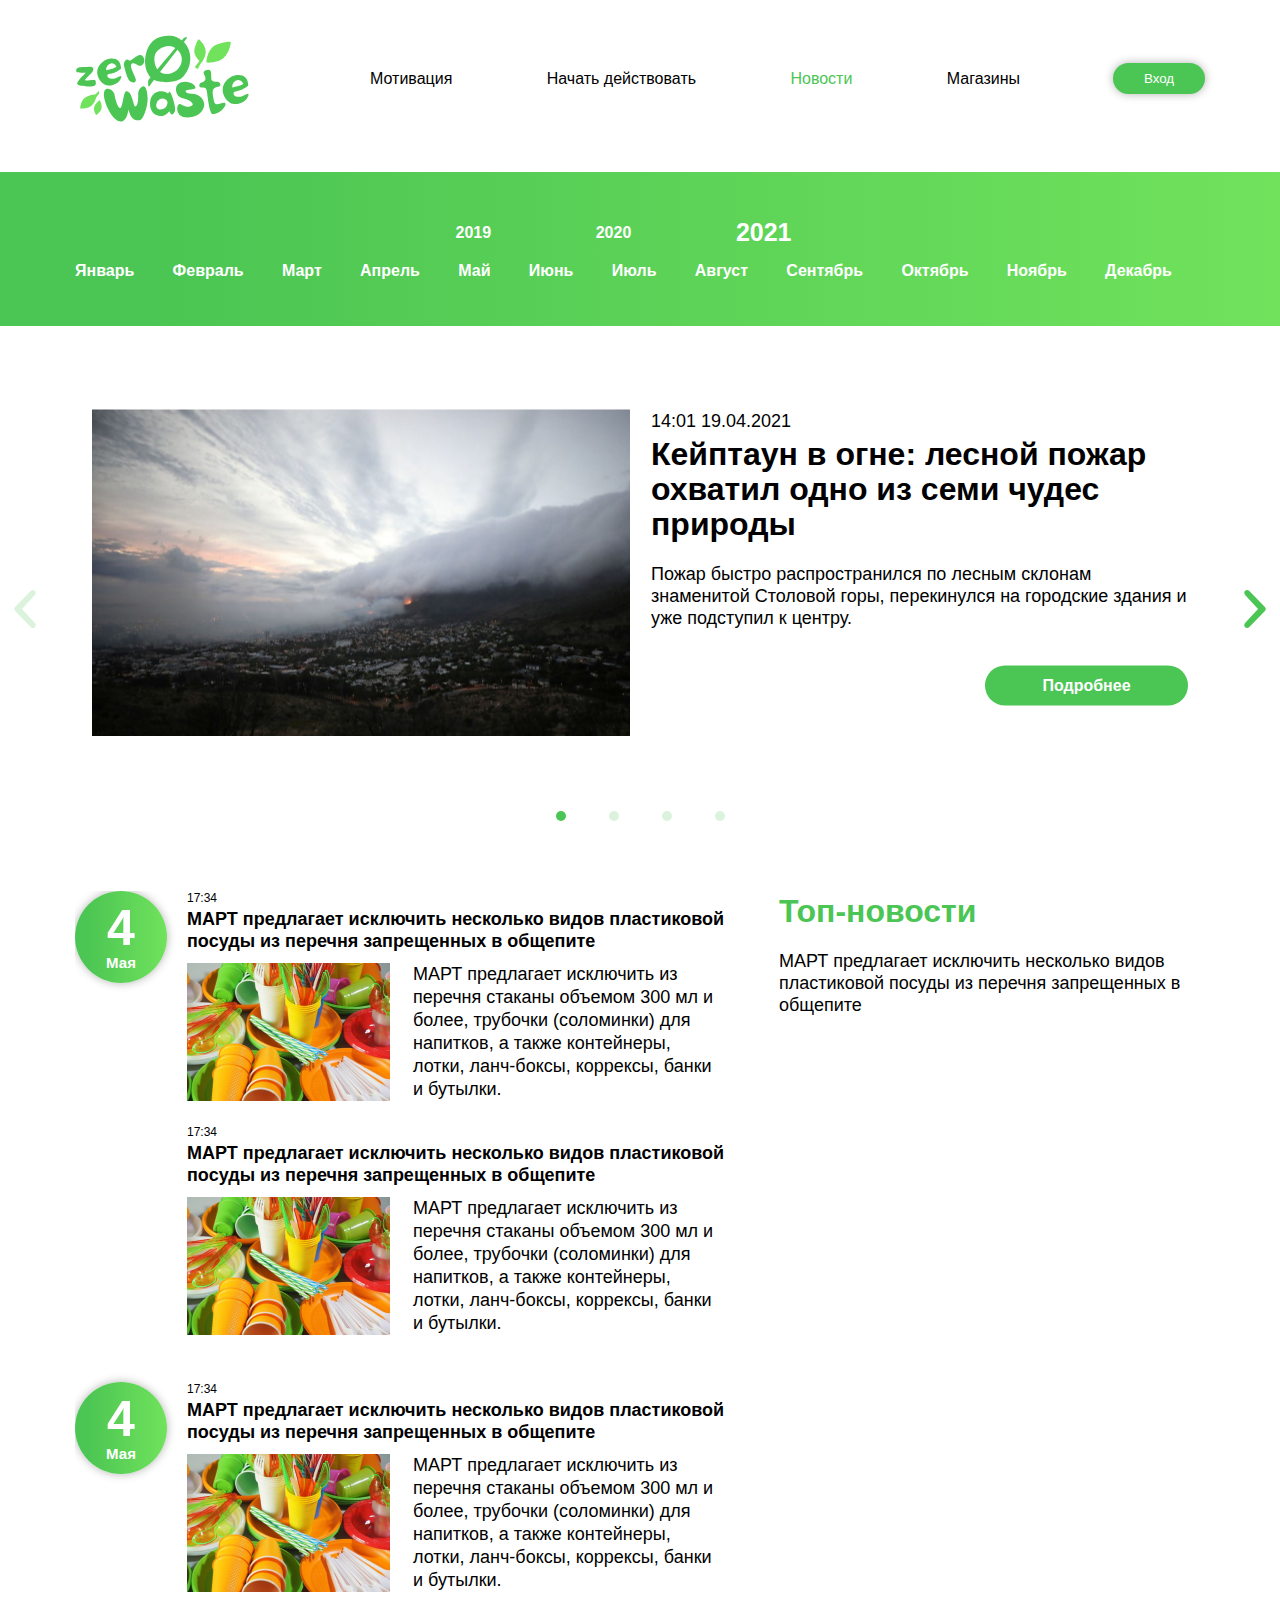
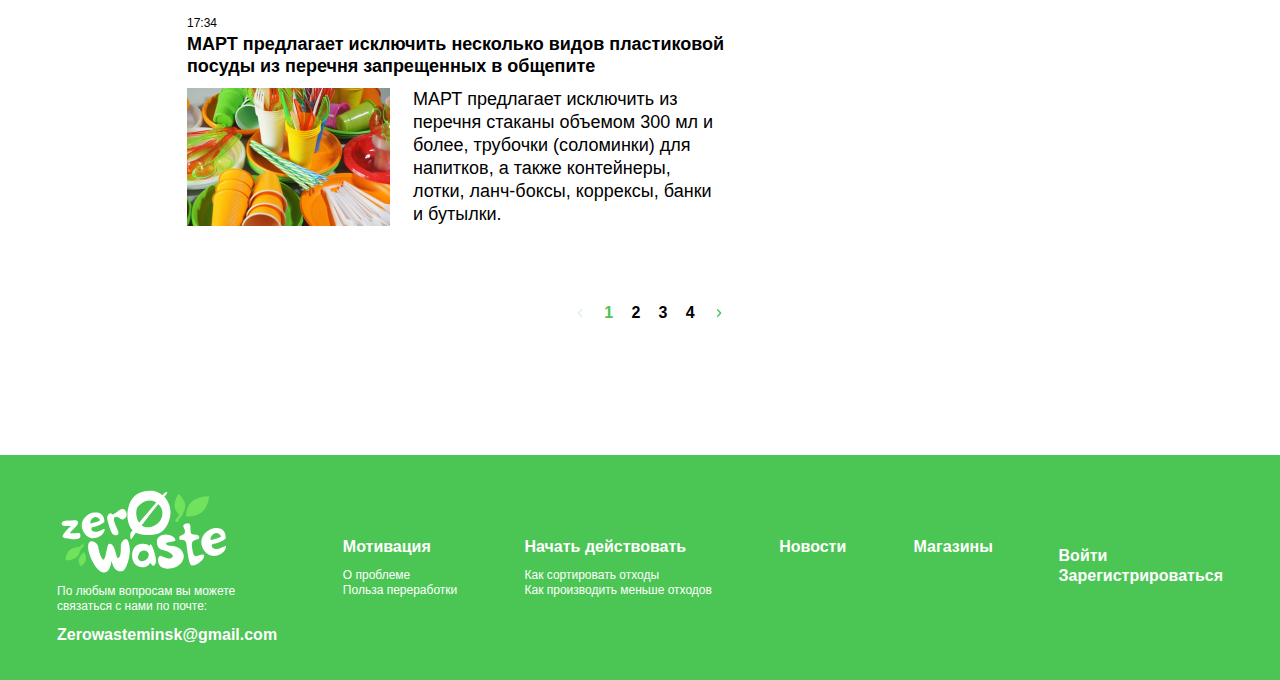
<file: pages/news/news.html>
<!DOCTYPE html>
<html lang="en">

<head>
  <meta charset="UTF-8">
  <meta http-equiv="X-UA-Compatible" content="IE=edge">
  <meta name="viewport" content="width=device-width, initial-scale=1.0">
  <link rel="stylesheet" href="../../css/header.css">
  <link rel="stylesheet" href="../../css/footer.css">
  <link rel="stylesheet" href="./css/news.css">
  <title>Новости</title>
</head>

<body>
  <header class="header">
    <div class="container">
      <div class="header__inner">
        <div class="header__logo">
          <img src="../../assets/logo.svg" alt="">
        </div>
        <nav class="header__nav">
          <ul class="header__nav-list">
            <li class="header__nav-item"><a href="../../index.html">Мотивация</a></li>
            <li class="header__nav-item"><a href="../../pages/action/action.html">Начать действовать</a></li>
            <li class="header__nav-item active"><a href="#">Новости</a></li>
            <li class="header__nav-item"><a href="../shop/shop.html">Магазины</a></li>
          </ul>
        </nav>
        <button class="header__button">Вход</button>
      </div>
    </div>
  </header>
  <section class="calendar">
    <div class="container">
      <div class="calendar__inner">
        <ul class="calendar__years-list">
          <li class="calendar__years-item"><a href="#">2019</a></li>
          <li class="calendar__years-item"><a href="#">2020</a></li>
          <li class="calendar__years-item selected"><a href="#">2021</a></li>
        </ul>
        <ul class="calendar__monthes-list">
          <li class="calendar__monthes-item"><a href="#">Январь</a></li>
          <li class="calendar__monthes-item"><a href="#">Февраль</a></li>
          <li class="calendar__monthes-item"><a href="#">Март</a></li>
          <li class="calendar__monthes-item"><a href="#">Апрель</a></li>
          <li class="calendar__monthes-item"><a href="#">Май</a></li>
          <li class="calendar__monthes-item"><a href="#">Июнь</a></li>
          <li class="calendar__monthes-item"><a href="#">Июль</a></li>
          <li class="calendar__monthes-item"><a href="#">Август</a></li>
          <li class="calendar__monthes-item"><a href="#">Сентябрь</a></li>
          <li class="calendar__monthes-item"><a href="#">Октябрь</a></li>
          <li class="calendar__monthes-item"><a href="#">Ноябрь</a></li>
          <li class="calendar__monthes-item"><a href="#">Декабрь</a></li>
        </ul>
      </div>
    </div>
  </section>
  <secion class="slider">
    <div class="slider__inner">
      <div class="slider__controls">
        <button class="slider__controls-left disabled">
          <img src="../../assets/arrow-left.svg" alt="">
        </button>
        <button class="slider__controls-right">
          <img src="../../assets/arrow-right-active.svg" alt="">
        </button>
      </div>
      <ul class="slider__list">
        <li class="slider__item" data-pos="0">
          <div class="slider__item-image">
            <img src="../../assets/news1.jpg" alt="">
          </div>
          <div class="slider__item-content">
            <p class="slider__item-date">14:01 19.04.2021</p>
            <h1 class="slider__item-title">Кейптаун в огне: лесной пожар охватил одно из семи чудес природы</h1>
            <p class="slider__item-text">Пожар быстро распространился по лесным склонам знаменитой Столовой горы,
              перекинулся на городские здания и уже подступил к центру.</p>
            <button class="slider__item-button">Подробнее</button>
          </div>
        </li>
        <li class="slider__item" data-pos="-1">
          <div class="slider__item-image">
            <img src="../../assets/news1.jpg" alt="">
          </div>
          <div class="slider__item-content">
            <p class="slider__item-date">14:01 19.04.2021</p>
            <h1 class="slider__item-title">Кейптаун в огне: лесной пожар охватил одно из семи чудес природы</h1>
            <p class="slider__item-text">Пожар быстро распространился по лесным склонам знаменитой Столовой горы,
              перекинулся на городские здания и уже подступил к центру.</p>
            <button class="slider__item-button">Подробнее</button>
          </div>
        </li>
        <li class="slider__item" data-pos="-2">
          <div class="slider__item-image">
            <img src="../../assets/news1.jpg" alt="">
          </div>
          <div class="slider__item-content">
            <p class="slider__item-date">14:01 19.04.2021</p>
            <h1 class="slider__item-title">Кейптаун в огне: лесной пожар охватил одно из семи чудес природы</h1>
            <p class="slider__item-text">Пожар быстро распространился по лесным склонам знаменитой Столовой горы,
              перекинулся на городские здания и уже подступил к центру.</p>
            <button class="slider__item-button">Подробнее</button>
          </div>
        </li>
        <li class="slider__item" data-pos="-3">
          <div class="slider__item-image">
            <img src="../../assets/news1.jpg" alt="">
          </div>
          <div class="slider__item-content">
            <p class="slider__item-date">14:01 19.04.2021</p>
            <h1 class="slider__item-title">Кейптаун в огне: лесной пожар охватил одно из семи чудес природы</h1>
            <p class="slider__item-text">Пожар быстро распространился по лесным склонам знаменитой Столовой горы,
              перекинулся на городские здания и уже подступил к центру.</p>
            <button class="slider__item-button">Подробнее</button>
          </div>
        </li>
      </ul>
      <div class="slider__dots">
        <ul class="slider__dots-list">
          <li class="slider__dots-item active"><a href="#"></a></li>
          <li class="slider__dots-item"><a href="#"></a></li>
          <li class="slider__dots-item"><a href="#"></a></li>
          <li class="slider__dots-item"><a href="#"></a></li>
        </ul>
      </div>
    </div>
  </secion>
  <section class="news">
    <div class="container">
      <div class="news__inner">
        <div class="news__slider">
          <ul class="news__slider-list">
            <li class="news__slider-item" data-pos="0">
              <div class="news__slider-item__date">
                <p class="news__slider-item__date-day">4</p>
                <p class="news__slider-item__date-month">Мая</p>
              </div>
              <div class="news__slider-item__container">
                <div class="news__slider-item__box">
                  <p class="news__slider-item__time">17:34</p>
                  <h2 class="news__slider-item__title">МАРТ предлагает исключить несколько видов пластиковой посуды из
                    перечня запрещенных в общепите</h2>
                  <div class="news__slider-item__content">
                    <div class="news__slider-item__image">
                      <img src="../../assets/vegetables.jpg" alt="">
                    </div>
                    <p class="news__slider-item__text">МАРТ предлагает исключить из перечня стаканы объемом 300 мл
                      и более, трубочки (соломинки)
                      для напитков, а также контейнеры, лотки, ланч-боксы, коррексы,
                      банки и бутылки.</p>
                  </div>
                </div>
                <div class="news__slider-item__box">
                  <p class="news__slider-item__time">17:34</p>
                  <h2 class="news__slider-item__title">МАРТ предлагает исключить несколько видов пластиковой посуды из
                    перечня запрещенных в общепите</h2>
                  <div class="news__slider-item__content">
                    <div class="news__slider-item__image">
                      <img src="../../assets/vegetables.jpg" alt="">
                    </div>
                    <p class="news__slider-item__text">МАРТ предлагает исключить из перечня стаканы объемом 300 мл
                      и более, трубочки (соломинки)
                      для напитков, а также контейнеры, лотки, ланч-боксы, коррексы,
                      банки и бутылки.</p>
                  </div>
                </div>
              </div>
            </li>
            <li class="news__slider-item" data-pos="-1">
              <div class="news__slider-item__date">
                <p class="news__slider-item__date-day">4</p>
                <p class="news__slider-item__date-month">Мая</p>
              </div>
              <div class="news__slider-item__container">
                <div class="news__slider-item__box">
                  <p class="news__slider-item__time">17:34</p>
                  <h2 class="news__slider-item__title">МАРТ предлагает исключить несколько видов пластиковой посуды из
                    перечня запрещенных в общепите</h2>
                  <div class="news__slider-item__content">
                    <div class="news__slider-item__image">
                      <img src="../../assets/vegetables.jpg" alt="">
                    </div>
                    <p class="news__slider-item__text">МАРТ предлагает исключить из перечня стаканы объемом 300 мл
                      и более, трубочки (соломинки)
                      для напитков, а также контейнеры, лотки, ланч-боксы, коррексы,
                      банки и бутылки.</p>
                  </div>
                </div>
                <div class="news__slider-item__box">
                  <p class="news__slider-item__time">17:34</p>
                  <h2 class="news__slider-item__title">МАРТ предлагает исключить несколько видов пластиковой посуды из
                    перечня запрещенных в общепите</h2>
                  <div class="news__slider-item__content">
                    <div class="news__slider-item__image">
                      <img src="../../assets/vegetables.jpg" alt="">
                    </div>
                    <p class="news__slider-item__text">МАРТ предлагает исключить из перечня стаканы объемом 300 мл
                      и более, трубочки (соломинки)
                      для напитков, а также контейнеры, лотки, ланч-боксы, коррексы,
                      банки и бутылки.</p>
                  </div>
                </div>
              </div>
            </li>
            <li class="news__slider-item" data-pos="-2">
              <div class="news__slider-item__date">
                <p class="news__slider-item__date-day">4</p>
                <p class="news__slider-item__date-month">Мая</p>
              </div>
              <div class="news__slider-item__container">
                <div class="news__slider-item__box">
                  <p class="news__slider-item__time">17:34</p>
                  <h2 class="news__slider-item__title">МАРТ предлагает исключить несколько видов пластиковой посуды из
                    перечня запрещенных в общепите</h2>
                  <div class="news__slider-item__content">
                    <div class="news__slider-item__image">
                      <img src="../../assets/vegetables.jpg" alt="">
                    </div>
                    <p class="news__slider-item__text">МАРТ предлагает исключить из перечня стаканы объемом 300 мл
                      и более, трубочки (соломинки)
                      для напитков, а также контейнеры, лотки, ланч-боксы, коррексы,
                      банки и бутылки.</p>
                  </div>
                </div>
                <div class="news__slider-item__box">
                  <p class="news__slider-item__time">17:34</p>
                  <h2 class="news__slider-item__title">МАРТ предлагает исключить несколько видов пластиковой посуды из
                    перечня запрещенных в общепите</h2>
                  <div class="news__slider-item__content">
                    <div class="news__slider-item__image">
                      <img src="../../assets/vegetables.jpg" alt="">
                    </div>
                    <p class="news__slider-item__text">МАРТ предлагает исключить из перечня стаканы объемом 300 мл
                      и более, трубочки (соломинки)
                      для напитков, а также контейнеры, лотки, ланч-боксы, коррексы,
                      банки и бутылки.</p>
                  </div>
                </div>
              </div>
            </li>
            <li class="news__slider-item" data-pos="-3">
              <div class="news__slider-item__date">
                <p class="news__slider-item__date-day">4</p>
                <p class="news__slider-item__date-month">Мая</p>
              </div>
              <div class="news__slider-item__container">
                <div class="news__slider-item__box">
                  <p class="news__slider-item__time">17:34</p>
                  <h2 class="news__slider-item__title">МАРТ предлагает исключить несколько видов пластиковой посуды из
                    перечня запрещенных в общепите</h2>
                  <div class="news__slider-item__content">
                    <div class="news__slider-item__image">
                      <img src="../../assets/vegetables.jpg" alt="">
                    </div>
                    <p class="news__slider-item__text">МАРТ предлагает исключить из перечня стаканы объемом 300 мл
                      и более, трубочки (соломинки)
                      для напитков, а также контейнеры, лотки, ланч-боксы, коррексы,
                      банки и бутылки.</p>
                  </div>
                </div>
                <div class="news__slider-item__box">
                  <p class="news__slider-item__time">17:34</p>
                  <h2 class="news__slider-item__title">МАРТ предлагает исключить несколько видов пластиковой посуды из
                    перечня запрещенных в общепите</h2>
                  <div class="news__slider-item__content">
                    <div class="news__slider-item__image">
                      <img src="../../assets/vegetables.jpg" alt="">
                    </div>
                    <p class="news__slider-item__text">МАРТ предлагает исключить из перечня стаканы объемом 300 мл
                      и более, трубочки (соломинки)
                      для напитков, а также контейнеры, лотки, ланч-боксы, коррексы,
                      банки и бутылки.</p>
                  </div>
                </div>
              </div>
            </li>
            <li class="news__slider-item" data-pos="-4">
              <div class="news__slider-item__date">
                <p class="news__slider-item__date-day">4</p>
                <p class="news__slider-item__date-month">Мая</p>
              </div>
              <div class="news__slider-item__container">
                <div class="news__slider-item__box">
                  <p class="news__slider-item__time">17:34</p>
                  <h2 class="news__slider-item__title">МАРТ предлагает исключить несколько видов пластиковой посуды из
                    перечня запрещенных в общепите</h2>
                  <div class="news__slider-item__content">
                    <div class="news__slider-item__image">
                      <img src="../../assets/vegetables.jpg" alt="">
                    </div>
                    <p class="news__slider-item__text">МАРТ предлагает исключить из перечня стаканы объемом 300 мл
                      и более, трубочки (соломинки)
                      для напитков, а также контейнеры, лотки, ланч-боксы, коррексы,
                      банки и бутылки.</p>
                  </div>
                </div>
                <div class="news__slider-item__box">
                  <p class="news__slider-item__time">17:34</p>
                  <h2 class="news__slider-item__title">МАРТ предлагает исключить несколько видов пластиковой посуды из
                    перечня запрещенных в общепите</h2>
                  <div class="news__slider-item__content">
                    <div class="news__slider-item__image">
                      <img src="../../assets/vegetables.jpg" alt="">
                    </div>
                    <p class="news__slider-item__text">МАРТ предлагает исключить из перечня стаканы объемом 300 мл
                      и более, трубочки (соломинки)
                      для напитков, а также контейнеры, лотки, ланч-боксы, коррексы,
                      банки и бутылки.</p>
                  </div>
                </div>
              </div>
            </li>
            <li class="news__slider-item" data-pos="-5">
              <div class="news__slider-item__date">
                <p class="news__slider-item__date-day">4</p>
                <p class="news__slider-item__date-month">Мая</p>
              </div>
              <div class="news__slider-item__container">
                <div class="news__slider-item__box">
                  <p class="news__slider-item__time">17:34</p>
                  <h2 class="news__slider-item__title">МАРТ предлагает исключить несколько видов пластиковой посуды из
                    перечня запрещенных в общепите</h2>
                  <div class="news__slider-item__content">
                    <div class="news__slider-item__image">
                      <img src="../../assets/vegetables.jpg" alt="">
                    </div>
                    <p class="news__slider-item__text">МАРТ предлагает исключить из перечня стаканы объемом 300 мл
                      и более, трубочки (соломинки)
                      для напитков, а также контейнеры, лотки, ланч-боксы, коррексы,
                      банки и бутылки.</p>
                  </div>
                </div>
                <div class="news__slider-item__box">
                  <p class="news__slider-item__time">17:34</p>
                  <h2 class="news__slider-item__title">МАРТ предлагает исключить несколько видов пластиковой посуды из
                    перечня запрещенных в общепите</h2>
                  <div class="news__slider-item__content">
                    <div class="news__slider-item__image">
                      <img src="../../assets/vegetables.jpg" alt="">
                    </div>
                    <p class="news__slider-item__text">МАРТ предлагает исключить из перечня стаканы объемом 300 мл
                      и более, трубочки (соломинки)
                      для напитков, а также контейнеры, лотки, ланч-боксы, коррексы,
                      банки и бутылки.</p>
                  </div>
                </div>
              </div>
            </li>
            <li class="news__slider-item" data-pos="-6">
              <div class="news__slider-item__date">
                <p class="news__slider-item__date-day">4</p>
                <p class="news__slider-item__date-month">Мая</p>
              </div>
              <div class="news__slider-item__container">
                <div class="news__slider-item__box">
                  <p class="news__slider-item__time">17:34</p>
                  <h2 class="news__slider-item__title">МАРТ предлагает исключить несколько видов пластиковой посуды из
                    перечня запрещенных в общепите</h2>
                  <div class="news__slider-item__content">
                    <div class="news__slider-item__image">
                      <img src="../../assets/vegetables.jpg" alt="">
                    </div>
                    <p class="news__slider-item__text">МАРТ предлагает исключить из перечня стаканы объемом 300 мл
                      и более, трубочки (соломинки)
                      для напитков, а также контейнеры, лотки, ланч-боксы, коррексы,
                      банки и бутылки.</p>
                  </div>
                </div>
                <div class="news__slider-item__box">
                  <p class="news__slider-item__time">17:34</p>
                  <h2 class="news__slider-item__title">МАРТ предлагает исключить несколько видов пластиковой посуды из
                    перечня запрещенных в общепите</h2>
                  <div class="news__slider-item__content">
                    <div class="news__slider-item__image">
                      <img src="../../assets/vegetables.jpg" alt="">
                    </div>
                    <p class="news__slider-item__text">МАРТ предлагает исключить из перечня стаканы объемом 300 мл
                      и более, трубочки (соломинки)
                      для напитков, а также контейнеры, лотки, ланч-боксы, коррексы,
                      банки и бутылки.</p>
                  </div>
                </div>
              </div>
            </li>
            <li class="news__slider-item" data-pos="-7">
              <div class="news__slider-item__date">
                <p class="news__slider-item__date-day">4</p>
                <p class="news__slider-item__date-month">Мая</p>
              </div>
              <div class="news__slider-item__container">
                <div class="news__slider-item__box">
                  <p class="news__slider-item__time">17:34</p>
                  <h2 class="news__slider-item__title">МАРТ предлагает исключить несколько видов пластиковой посуды из
                    перечня запрещенных в общепите</h2>
                  <div class="news__slider-item__content">
                    <div class="news__slider-item__image">
                      <img src="../../assets/vegetables.jpg" alt="">
                    </div>
                    <p class="news__slider-item__text">МАРТ предлагает исключить из перечня стаканы объемом 300 мл
                      и более, трубочки (соломинки)
                      для напитков, а также контейнеры, лотки, ланч-боксы, коррексы,
                      банки и бутылки.</p>
                  </div>
                </div>
                <div class="news__slider-item__box">
                  <p class="news__slider-item__time">17:34</p>
                  <h2 class="news__slider-item__title">МАРТ предлагает исключить несколько видов пластиковой посуды из
                    перечня запрещенных в общепите</h2>
                  <div class="news__slider-item__content">
                    <div class="news__slider-item__image">
                      <img src="../../assets/vegetables.jpg" alt="">
                    </div>
                    <p class="news__slider-item__text">МАРТ предлагает исключить из перечня стаканы объемом 300 мл
                      и более, трубочки (соломинки)
                      для напитков, а также контейнеры, лотки, ланч-боксы, коррексы,
                      банки и бутылки.</p>
                  </div>
                </div>
              </div>
            </li>
          </ul>
          <div class="news__slider-controls">
            <ul class="news__slider-controls__list">
              <button class="news__slider-controls-left disabled">
                <img src="../../assets/arrow-left.svg" alt="">
              </button>
              <li class="news__slider-controls__item active"><a href="#">1</a></li>
              <li class="news__slider-controls__item"><a href="#">2</a></li>
              <li class="news__slider-controls__item"><a href="#">3</a></li>
              <li class="news__slider-controls__item"><a href="#">4</a></li>
              <button class="news__slider-controls-right">
                <img src="../../assets/arrow-right-active.svg" alt="">
              </button>
            </ul>
          </div>
        </div>
        <div class="news__top">
          <h2 class="news__top-title">Топ-новости</h2>
          <ul class="news__top-list">
            <li class="news__top-item"><a href="#">МАРТ предлагает исключить несколько видов пластиковой посуды из
                перечня запрещенных в общепите</a></li>
          </ul>
        </div>
      </div>
    </div>
  </section>
  <footer class="footer">
    <div class="footer__inner">
      <div class="footer__logo">
        <img src="../../assets/footer-logo.svg" alt="">
        <p class="footer__logo-text">По любым вопросам вы можете
          связаться с нами по почте:</p>
        <a href="Zerowasteminsk@gmail.com" class="footer__logo-link">Zerowasteminsk@gmail.com</a>
      </div>
      <nav class="footer__nav">
        <ul class="footer__nav-list">
          <li class="footer__nav-item">
            <a href="../../index.html" class="footer__nav-item__main">Мотивация</a>
            <a href="#" class="footer__nav-item__link">О проблеме</a>
            <a href="#" class="footer__nav-item__link">Польза переработки</a>
          </li>
          <li class="footer__nav-item">
            <a href="#" class="footer__nav-item__main">Начать действовать</a>
            <a href="#" class="footer__nav-item__link">Как сортировать отходы</a>
            <a href="#" class="footer__nav-item__link">Как производить меньше отходов</a>
          </li>
          <li class="footer__nav-item">
            <a href="#" class="footer__nav-item__main">Новости</a>
          </li>
          <li class="footer__nav-item">
            <a href="../shop/shop.html" class="footer__nav-item__main">Магазины</a>
          </li>
        </ul>
      </nav>
      <div class="footer__buttons">
        <a href="#" class="footer__buttons-item">Войти</a>
        <a href="#" class="footer__buttons-item">Зарегистрироваться</a>
      </div>
    </div>
  </footer>
  <script src="./js/news.js"></script>
</body>

</html>
</file>
<file: css/footer.css>
.footer {
  background: #4BC553;
  padding: 35px 57px;
}
.footer__inner {
  max-width: 1265px;
  width: 100%;
  display: flex;
  justify-content: space-between;
  align-items: center;
  margin: 0 auto;
}
.footer__logo {
  display: flex;
  flex-direction: column;
  justify-content: space-between;
  align-items: flex-start;
  height: 155px;
}
.footer__logo img {
  width: 174px;
  height: 83px;
}
.footer__logo-text {
  max-width: 184px;
  font-size: 12px;
  line-height: 15px;
  font-weight: 400;
  color: #fff;
}
.footer__logo-link {
  font-size: 16px;
  line-height: 20px;
  font-weight: 700;
  color: #fff;
}
.footer__nav {
  max-width: 650px;
  width: 100%;
}
.footer__nav-list {
  width: 100%;
  display: flex;
  justify-content: space-between;
  align-items: flex-start;
}
.footer__nav-item {
  display: flex;
  flex-direction: column;
  align-items: flex-start;
}
.footer__nav-item__main {
  transition: all 0.2s ease;
  margin-bottom: 11px;
  font-size: 16px;
  line-height: 20px;
  font-weight: 700;
  color: #fff;
}
.footer__nav-item__link {
  transition: all 0.2s ease;
  font-size: 12px;
  line-height: 15px;
  font-weight: 400;
  color: #fff;
}
.footer__buttons {
  display: flex;
  flex-direction: column;
  height: 44px;
}
.footer__buttons-item {
  font-size: 16px;
  line-height: 20px;
  font-weight: 700;
  color: #fff;
}
</file>
<file: css/header.css>
.header {
  padding-top: 35px;
  width: 100%;
  margin-bottom: 50px;
}
.header__inner {
  display: flex;
  align-items: center;
}
.header__logo {
  width: 175px;
  height: 87px;
}
.header__logo img {
  width: 100%;
  height: 100%;
}
.header__nav {
  margin-left: auto;
  margin-right: 93px;
  max-width: 650px;
  width: 100%;
}
.header__nav-list {
  width: 100%;
  display: flex;
  justify-content: space-between;
  align-items: center;
}
.header__nav-item {
  font-size: 16px;
  line-height: 20px;
}
.header__nav-item.active {
  color: #4BC553;
}
.header__button {
  cursor: pointer;
  display: inline-block;
  width: 92px;
  background-color: #4BC553;
  color: #fff;
  text-align: center;
  padding: 8px 0;
  box-shadow: 0px 0px 10px rgba(0, 0, 0, 0.3);
  border-radius: 30px;
  border: none;
}
.header__button:focus {
  outline: none;
}
</file>
<file: css/style.css>
*,
*::before,
*::after {
  box-sizing: border-box;
}

html {
  font-family: 'Roboto', sans-serif;
  font-size: 18px;
  line-height: 23px;
  font-weight: 400;
  box-sizing: inherit;
  color: #000;
}

h1,
h2,
h3,
h4,
h5,
h6,
p,
ul,
li,
a,
body {
  margin: 0;
  padding: 0;
}

a {
  text-decoration: none;
  color: inherit;
}

ul {
  list-style: none;
}

.container {
  max-width: 1130px;
  width: 100%;
  margin: 0 auto;
}

.intro {
  width: 100%;
  position: relative;
}
.intro::after {
  position: absolute;
  content: url("../assets/intro-bg.png");
  bottom: -16px;
  right: 0;
  pointer-events: none;
}
.intro__inner {
  min-height: 854px;
  display: flex;
  align-items: center;
}
.intro__dots {
  width: 10px;
  height: 169px;
  margin-right: 45px;
}
.intro__dots-list {
  height: 100%;
  display: flex;
  flex-direction: column;
  justify-content: space-between;
  align-items: center;
}
.intro__dots-item {
  font-size: 20px;
  width: 10px;
  height: 10px;
  border-radius: 50%;
}
.intro__dots-item a {
  display: block;
  width: 100%;
  height: 100%;
  background-color: rgba(75, 197, 83, 0.2);
  border-radius: 50%;
}
.intro__dots-item.active a {
  background-color: #4BC553;
}
.intro__content {
  width: 100%;
}
.intro__logo {
  padding-top: 56px;
  padding-bottom: 28px;
  position: relative;
  z-index: 5;
}
.intro__title {
  position: relative;
  z-index: 5;
  font-size: 32px;
  line-height: 40px;
  font-weight: 700;
  margin-bottom: 32px;
}
.intro__text {
  font-size: 18px;
  line-height: 23px;
  margin-bottom: 42px;
  position: relative;
  z-index: 5;
}
.intro__button {
  cursor: pointer;
  display: inline-block;
  width: 203px;
  border: none;
  text-align: center;
  color: #fff;
  background-color: #FFC700;
  box-shadow: 0px 0px 10px rgba(0, 0, 0, 0.3);
  border-radius: 30px;
  margin-bottom: 102px;
  font-size: 12px;
  line-height: 15px;
  font-weight: 900;
  padding: 17px 0;
}
.intro__button:focus {
  outline: none;
}
.intro__slider {
  overflow: hidden;
  position: relative;
  width: 100%;
  height: 179px;
}
.intro__slider-item {
  overflow: hidden;
  cursor: pointer;
  position: absolute;
  width: 1268px;
  height: 175px;
  background: linear-gradient(270deg, #4BC553 11.26%, #70E25C 100%);
  box-shadow: 0px 0px 10px rgba(0, 0, 0, 0.3);
  border-radius: 87.5px 0 0 87.5px;
  top: 2px;
  padding: 40px 37px;
  display: flex;
  justify-content: start;
  align-items: center;
  transition: all 0.6s ease;
}
.intro__slider-item[data-pos="1"] {
  left: 0;
}
.intro__slider-item[data-pos="2"] {
  left: 426px;
}
.intro__slider-item[data-pos="3"] {
  left: 538px;
}
.intro__slider-item__logo {
  margin-right: 25px;
}
.intro__slider-item__content {
  transition: opacity 0.5s ease;
  display: flex;
  flex-direction: column;
  align-items: left;
  text-align: center;
  max-width: 210px;
  width: 100%;
}
.intro__slider-item__content.hidden {
  opacity: 0;
}
.intro__slider-item__number {
  font-size: 32px;
  line-height: 40px;
  font-weight: 700;
  margin-bottom: 8px;
  color: #fff;
}
.intro__slider-item__text {
  color: #fff;
  font-size: 12px;
  line-height: 15px;
  font-weight: 400;
}
.intro__slider-item__text span {
  font-weight: 900;
}

.about {
  height: 843px;
  background: linear-gradient(270deg, #4BC553 11.26%, #70E25C 100%);
  display: flex;
}
.about__image {
  min-width: 710px;
  height: 100%;
}
.about__image img {
  width: 100%;
  height: 100%;
}
.about__menu {
  width: 100%;
  display: flex;
  flex-direction: column;
  padding: 135px 0 140px;
}
.about__menu-item {
  transition: all 0.3s ease;
  cursor: pointer;
  padding: 45px 132px;
  font-size: 18px;
  line-height: 23px;
  color: #fff;
}
.about__menu-item__title {
  font-weight: 700;
  margin-bottom: 12px;
}
.about__menu-item__text {
  max-width: 426px;
  font-weight: 400;
}
.about__menu-item.active {
  background: linear-gradient(270deg, #4BC553 11.26%, #70E25C 100%);
  box-shadow: 0px 0px 10px rgba(0, 0, 0, 0.3);
}

.recycling {
  padding: 212px 0;
}
.recycling__inner {
  text-align: center;
}
.recycling__title {
  color: #4BC553;
  font-size: 40px;
  line-height: 50px;
  font-weight: 700;
  margin: 0 auto 41px;
  max-width: 1029px;
}
.recycling__text {
  margin: 0 auto 41px;
  max-width: 418px;
}
.recycling__text.lower {
  max-width: 720px;
  margin-bottom: 100px;
}
.recycling__subtitle {
  font-size: 32px;
  line-height: 40px;
  font-weight: 700;
  max-width: 753px;
  margin: 0 auto 64px;
}
.recycling__subtitle.lower {
  margin-bottom: 47px;
}
.recycling__box {
  background-position: center;
  background-repeat: no-repeat;
  display: flex;
  justify-content: space-between;
  align-items: center;
  position: relative;
  margin-bottom: 124px;
}
.recycling__box::after {
  position: absolute;
  content: url("../assets/urn.png");
  top: 50%;
  left: 50%;
  transform: translate(-50%, -50%);
  z-index: 10;
}
.recycling__box-left, .recycling__box-right {
  max-width: 424px;
  width: 100%;
  height: 625px;
  display: flex;
  flex-direction: column;
  justify-content: space-between;
  align-items: flex-start;
}
.recycling__box-item {
  background: linear-gradient(270deg, #4BC553 11.26%, #70E25C 100%);
  box-shadow: 0px 0px 10px rgba(0, 0, 0, 0.3);
  border-radius: 100px;
  display: flex;
  align-items: center;
  width: 100%;
}
.recycling__box-item__logo {
  min-width: 174px;
  min-height: 174px;
  position: relative;
  background-color: #fff;
  box-shadow: 0px 0px 10px rgba(0, 0, 0, 0.3);
  border-radius: 50%;
  margin-right: 26px;
}
.recycling__box-item__logo img {
  position: absolute;
  top: 50%;
  left: 50%;
  transform: translate(-50%, -50%);
}
.recycling__box-item__text {
  max-width: 127px;
  font-size: 12px;
  line-height: 15px;
  font-weight: 400;
  color: #fff;
}
.recycling__box-item__text span {
  font-weight: 900;
}
.recycling__resources {
  display: flex;
  justify-content: space-between;
  align-items: center;
}
.recycling__resources-item {
  width: 256px;
  height: 256px;
  background: linear-gradient(270deg, #4BC553 11.26%, #70E25C 100%);
  box-shadow: 0px 0px 10px rgba(0, 0, 0, 0.3);
  border-radius: 50%;
  position: relative;
  padding-top: 110px;
  text-align: center;
}
.recycling__resources-item__logo {
  position: absolute;
  bottom: 139px;
  left: 50%;
  transform: translateX(-50%);
}
.recycling__resources-item__title {
  margin: 0 auto;
  font-weight: 700;
  color: #fff;
  margin-bottom: 5px;
  max-width: 125px;
}
.recycling__resources-item__text {
  margin: 0 auto;
  max-width: 172px;
  font-size: 12px;
  line-height: 15px;
}
.recycling__resources-item__text span {
  font-weight: 900;
}

.recycling__box-right .recycling__box-item {
  justify-content: flex-end;
}
.recycling__box-right .recycling__box-item__logo {
  order: 1;
  margin-right: 0;
  margin-left: 26px;
}

.action-btn {
  display: inline-block;
  cursor: pointer;
  width: 203px;
  border: none;
  border-radius: 30px;
  background-color: #FFC700;
  box-shadow: 0px 0px 10px rgba(0, 0, 0, 0.3);
  padding: 17px 0;
  text-align: center;
  color: #fff;
  font-size: 12px;
  line-height: 15px;
  font-weight: 900;
  margin-bottom: 134px;
}
.action-btn:focus {
  outline: none;
}

.power {
  display: flex;
  align-items: center;
  height: 727px;
}
.power__image {
  min-width: 708px;
  height: 100%;
}
.power__content {
  background: linear-gradient(90deg, #4BC553 11.26%, #70E25C 100%);
  width: 100%;
  height: 100%;
  position: relative;
}
.power__content-box {
  width: 467px;
  height: 303px;
  position: absolute;
  top: 50%;
  left: 50%;
  transform: translate(-50%, -50%);
  text-align: center;
}
.power__text {
  text-align: center;
  font-size: 40px;
  line-height: 50px;
  font-weight: 700;
  color: #fff;
  margin-bottom: 54px;
}

.symbol {
  background-position: center top;
  background-repeat: no-repeat;
  background-size: cover;
  min-height: 580px;
  width: 100%;
}
</file>
<file: pages/action/css/action.css>
*,
*::before,
*::after {
  box-sizing: border-box;
}

html {
  font-family: 'Roboto', sans-serif;
  font-size: 18px;
  line-height: 23px;
  font-weight: 400;
  box-sizing: inherit;
  color: #000;
}

h1,
h2,
h3,
h4,
h5,
h6,
p,
ul,
li,
a,
body {
  margin: 0;
  padding: 0;
}

a {
  text-decoration: none;
  color: inherit;
}

ul {
  list-style: none;
}

.container {
  max-width: 1130px;
  width: 100%;
  margin: 0 auto;
}

.intro__inner {
  padding: 100px 0 130px;
  text-align: center;
}
.intro__title {
  font-size: 32px;
  line-height: 40px;
  font-weight: 700;
  color: #4BC553;
  margin-bottom: 23px;
}
.intro__subtitle {
  max-width: 510px;
  width: 100%;
  margin: 0 auto 155px;
}
.intro__text {
  text-align: left;
  max-width: 538px;
  width: 100%;
  margin-left: auto;
  margin-right: 82px;
  margin-bottom: 158px;
}
.intro__content {
  display: flex;
  justify-content: space-between;
  align-items: center;
  width: 100%;
}
.intro__content-item {
  max-width: 327px;
  display: flex;
  justify-content: space-between;
  align-items: center;
}
.intro__content-item:nth-child(2) {
  max-width: 402px;
}
.intro__content-item:nth-child(3) {
  max-width: 345px;
}
.intro__content-item__logo {
  margin-right: 16px;
}
.intro__content-item__text {
  text-align: left;
}

.about {
  height: 843px;
  background: linear-gradient(270deg, #4BC553 11.26%, #70E25C 100%);
  display: flex;
}
.about__image {
  min-width: 710px;
  height: 100%;
}
.about__image img {
  width: 100%;
  height: 100%;
}
.about__menu {
  width: 100%;
  display: flex;
  flex-direction: column;
  padding: 135px 0 140px;
}
.about__menu-item {
  transition: all 0.3s ease;
  cursor: pointer;
  padding: 45px 132px;
  font-size: 18px;
  line-height: 23px;
  color: #fff;
}
.about__menu-item__title {
  font-weight: 700;
  margin-bottom: 12px;
}
.about__menu-item__text {
  max-width: 426px;
  font-weight: 400;
}
.about__menu-item.active {
  background: linear-gradient(270deg, #4BC553 11.26%, #70E25C 100%);
  box-shadow: 0px 0px 10px rgba(0, 0, 0, 0.3);
}

.rules__inner {
  text-align: center;
  padding: 100px 0 0;
}
.rules__title {
  font-size: 32px;
  line-height: 40px;
  font-weight: 700;
  margin-bottom: 80px;
}
.rules__content {
  display: flex;
  justify-content: space-between;
  align-items: flex-start;
  margin-bottom: 50px;
}
.rules__item {
  width: 31%;
  text-align: left;
  font-weight: 400;
}
.rules__item-text {
  margin-bottom: 20px;
}
.rules__item-text span {
  font-weight: 700;
}
.rules__item-list li + li {
  margin-top: 20px;
}
.rules__item-list.marked {
  list-style: disc;
  margin-left: 20px;
}
.rules__subtitle {
  font-size: 32px;
  line-height: 40px;
  font-weight: 700;
  color: #4BC553;
  max-width: 874px;
  text-align: center;
  margin: 0 auto 60px;
}
.rules__text {
  max-width: 1053px;
  width: 100%;
  display: flex;
  flex-direction: column;
  align-items: center;
  height: 115px;
  justify-content: space-between;
  margin-bottom: 60px;
}
.rules__footer {
  background: linear-gradient(90deg, #4BC553 11.26%, #70E25C 100%);
  padding: 73px;
}
.rules__footer-text {
  max-width: 1053px;
  text-align: center;
  margin: 0 auto;
}

.sort__inner {
  padding: 100px 0;
  text-align: center;
}
.sort__title {
  font-size: 32px;
  line-height: 40px;
  font-weight: 700;
  margin-bottom: 60px;
}
.sort__text {
  margin-bottom: 60px;
}
.sort__subtitle {
  text-transform: uppercase;
  margin-bottom: 40px;
}
.sort__list {
  text-align: center;
  margin-bottom: 50px;
}
.sort__list li + li {
  margin-top: 10px;
}
</file>
<file: pages/news/css/news.css>
*,
*::before,
*::after {
  box-sizing: border-box;
}

html {
  font-family: 'Roboto', sans-serif;
  font-size: 18px;
  line-height: 23px;
  font-weight: 400;
  box-sizing: inherit;
  color: #000;
}

h1,
h2,
h3,
h4,
h5,
h6,
p,
ul,
li,
a,
body {
  margin: 0;
  padding: 0;
}

a {
  text-decoration: none;
  color: inherit;
}

ul {
  list-style: none;
}

.container {
  max-width: 1130px;
  width: 100%;
  margin: 0 auto;
}

.calendar {
  background: linear-gradient(90deg, #4BC553 11.26%, #70E25C 100%);
  padding: 45px;
}
.calendar__inner {
  max-width: 1097px;
  width: 100%;
}
.calendar__years-list {
  display: flex;
  justify-content: space-between;
  align-items: center;
  max-width: 336px;
  width: 100%;
  margin: 0 auto 13px;
  min-height: 31px;
}
.calendar__years-item a {
  font-size: 16px;
  line-height: 20px;
  font-weight: 700;
  color: #fff;
  transition: all 0.2s ease;
}
.calendar__years-item.selected a {
  font-size: 25px;
  line-height: 31px;
}
.calendar__monthes-list {
  display: flex;
  justify-content: space-between;
  align-items: center;
  width: 100%;
}
.calendar__monthes-item {
  transition: all 0.2s ease;
  font-size: 16px;
  line-height: 20px;
  font-weight: 700;
  color: #fff;
}

.slider__inner {
  padding-top: 83px;
  padding-bottom: 70px;
  margin: 0 auto;
  width: 1268px;
  position: relative;
}
.slider__list {
  margin-bottom: 75px;
  min-height: 327px;
  position: relative;
  overflow: hidden;
}
.slider__item {
  position: absolute;
  left: 50%;
  top: 50%;
  transform: translate(-50%, -50%);
  max-width: 1096px;
  height: 327px;
  width: 100%;
  display: flex;
  justify-content: space-between;
  align-items: flex-start;
  margin: 0 auto;
  transition: transform 0.6s ease;
}
.slider__item[data-pos="-1"] {
  transform: translate(-50%, -50%) translateX(-200%);
}
.slider__item[data-pos="-2"] {
  transform: translate(-50%, -50%) translateX(-350%);
}
.slider__item[data-pos="-3"] {
  transform: translate(-50%, -50%) translateX(-500%);
}
.slider__item[data-pos="1"] {
  transform: translate(-50%, -50%) translateX(150%);
}
.slider__item[data-pos="2"] {
  transform: translate(-50%, -50%) translateX(300%);
}
.slider__item[data-pos="3"] {
  transform: translate(-50%, -50%) translateX(450%);
}
.slider__item-image {
  min-width: 538px;
  min-height: 100%;
}
.slider__item-content {
  max-width: 537px;
  width: 100%;
  text-align: right;
}
.slider__item-date {
  text-align: left;
  font-size: 18px;
  line-height: 22px;
  margin-bottom: 5px;
}
.slider__item-title {
  text-align: left;
  font-size: 32px;
  line-height: 35px;
  font-weight: 700;
  margin-bottom: 21px;
}
.slider__item-text {
  text-align: left;
  font-size: 18px;
  line-height: 22px;
  margin-bottom: 37px;
}
.slider__item-button {
  display: inline-block;
  background-color: #4BC553;
  text-align: center;
  width: 203px;
  padding: 10px 0;
  cursor: pointer;
  border: none;
  border-radius: 27px;
  font-size: 16px;
  line-height: 20px;
  font-weight: 700;
  color: #fff;
}
.slider__item-button:focus {
  outline: none;
}
.slider__controls {
  display: flex;
  justify-content: space-between;
  align-items: center;
  width: 100%;
  position: absolute;
  top: 50%;
  left: 50%;
  transform: translate(-50%, -50%);
  z-index: 100;
}
.slider__controls-left, .slider__controls-right {
  display: block;
  width: 38px;
  height: 38px;
  background-color: transparent;
  cursor: pointer;
  transition: all 0.2s ease;
  border: none;
  position: relative;
}
.slider__controls-left.disabled, .slider__controls-right.disabled {
  pointer-events: none;
}
.slider__controls-left:active, .slider__controls-right:active {
  transform: translateY(5%);
}
.slider__controls-left:focus, .slider__controls-right:focus {
  outline: none;
}
.slider__controls-left img, .slider__controls-right img {
  position: absolute;
  top: 50%;
  left: 50%;
  transform: translate(-50%, -50%);
}
.slider__dots {
  margin: 0 auto;
  max-width: 169px;
  width: 100%;
}
.slider__dots-list {
  display: flex;
  justify-content: space-between;
  align-items: center;
  width: 100%;
}
.slider__dots-item {
  cursor: pointer;
  width: 10px;
  height: 10px;
  border-radius: 50%;
  cursor: pointer;
  transition: all 0.2s ease;
}
.slider__dots-item a {
  display: block;
  width: 10px;
  height: 10px;
  background-color: #4BC553;
  opacity: 0.2;
  border-radius: 50%;
  pointer-events: none;
}
.slider__dots-item.active {
  pointer-events: none;
}
.slider__dots-item.active a {
  opacity: 1;
}

.news {
  padding-bottom: 132px;
}
.news__inner {
  display: flex;
  justify-content: space-between;
  align-items: flex-start;
}
.news__slider {
  max-width: 650px;
  width: 100%;
}
.news__slider-list {
  position: relative;
  width: 100%;
  overflow: hidden;
  height: 945px;
}
.news__slider-item {
  width: 650px;
  display: flex;
  align-items: flex-start;
  justify-content: flex-start;
  transition: transform 0.6s ease;
  position: absolute;
  left: 0;
}
.news__slider-item[data-pos="0"], .news__slider-item[data-pos="-2"], .news__slider-item[data-pos="-4"], .news__slider-item[data-pos="-6"] {
  top: 0;
}
.news__slider-item[data-pos="-1"], .news__slider-item[data-pos="-3"] .news__slider-item[data-pos="-5"] .news__slider-item[data-pos="-7"] {
  top: 491px;
}
.news__slider-item[data-pos="-2"], .news__slider-item[data-pos="-3"] {
  transform: translateX(-150%);
}
.news__slider-item[data-pos="-4"], .news__slider-item[data-pos="-5"] {
  transform: translateX(-300%);
}
.news__slider-item[data-pos="-6"], .news__slider-item[data-pos="-7"] {
  transform: translateX(-450%);
}
.news__slider-item[data-pos="1"], .news__slider-item[data-pos="2"] {
  transform: translateX(150%);
}
.news__slider-item[data-pos="3"], .news__slider-item[data-pos="4"] {
  transform: translateX(300%);
}
.news__slider-item[data-pos="5"], .news__slider-item[data-pos="6"] {
  transform: translateX(450%);
}
.news__slider-item__date {
  background: linear-gradient(90deg, #4BC553 11.26%, #70E25C 100%);
  box-shadow: 0px 0px 10px rgba(0, 0, 0, 0.3);
  border-radius: 50%;
  min-width: 92px;
  height: 92px;
  margin-right: 20px;
  padding-top: 12px;
  display: flex;
  flex-direction: column;
  align-items: center;
  color: #fff;
}
.news__slider-item__date-day {
  font-size: 50px;
  line-height: 50px;
  font-weight: 700;
}
.news__slider-item__date-month {
  font-size: 15px;
  line-height: 19px;
  font-weight: 700;
}
.news__slider-item__container div + div {
  margin-top: 24px;
}
.news__slider-item__time {
  font-size: 12px;
  line-height: 15px;
  margin-bottom: 2px;
}
.news__slider-item__title {
  font-size: 18px;
  line-height: 22px;
  margin-bottom: 11px;
}
.news__slider-item__content {
  width: 100%;
  display: flex;
  justify-content: space-between;
  align-items: center;
}
.news__slider-item__image {
  width: 203px;
  height: 138px;
}
.news__slider-item__text {
  max-width: 312px;
}
.news__slider-controls {
  margin: 0 0 0 auto;
  margin-top: 67px;
  max-width: 151px;
  width: 100%;
}
.news__slider-controls__list {
  display: flex;
  justify-content: space-between;
  align-items: center;
  width: 100%;
}
.news__slider-controls-left, .news__slider-controls-right {
  width: 5px;
  height: 9px;
  position: relative;
  display: block;
  background-color: transparent;
  cursor: pointer;
  transition: all 0.2s ease;
  border: none;
}
.news__slider-controls-left.disabled, .news__slider-controls-right.disabled {
  pointer-events: none;
}
.news__slider-controls-left:active, .news__slider-controls-right:active {
  transform: translateY(5%);
}
.news__slider-controls-left:focus, .news__slider-controls-right:focus {
  outline: none;
}
.news__slider-controls-left img, .news__slider-controls-right img {
  width: 5px;
  height: 9px;
  position: absolute;
  top: 50%;
  left: 50%;
  transform: translate(-50%, -50%);
}
.news__slider-controls__item {
  transition: all 0.2s ease;
  font-size: 16px;
  line-height: 20px;
  font-weight: 700;
  cursor: pointer;
}
.news__slider-controls__item.active {
  color: #4BC553;
}
.news__slider-controls__item a {
  pointer-events: none;
}
.news__top {
  max-width: 426px;
  width: 100%;
}
.news__top-title {
  font-size: 32px;
  line-height: 40px;
  font-weight: 700;
  color: #4BC553;
  margin-bottom: 19px;
}
.news__top-list {
  width: 100%;
}
.news__top-list li + li {
  margin-top: 19px;
}
.news__top-item {
  font-size: 18px;
  line-height: 22px;
  color: #000;
}
</file>
